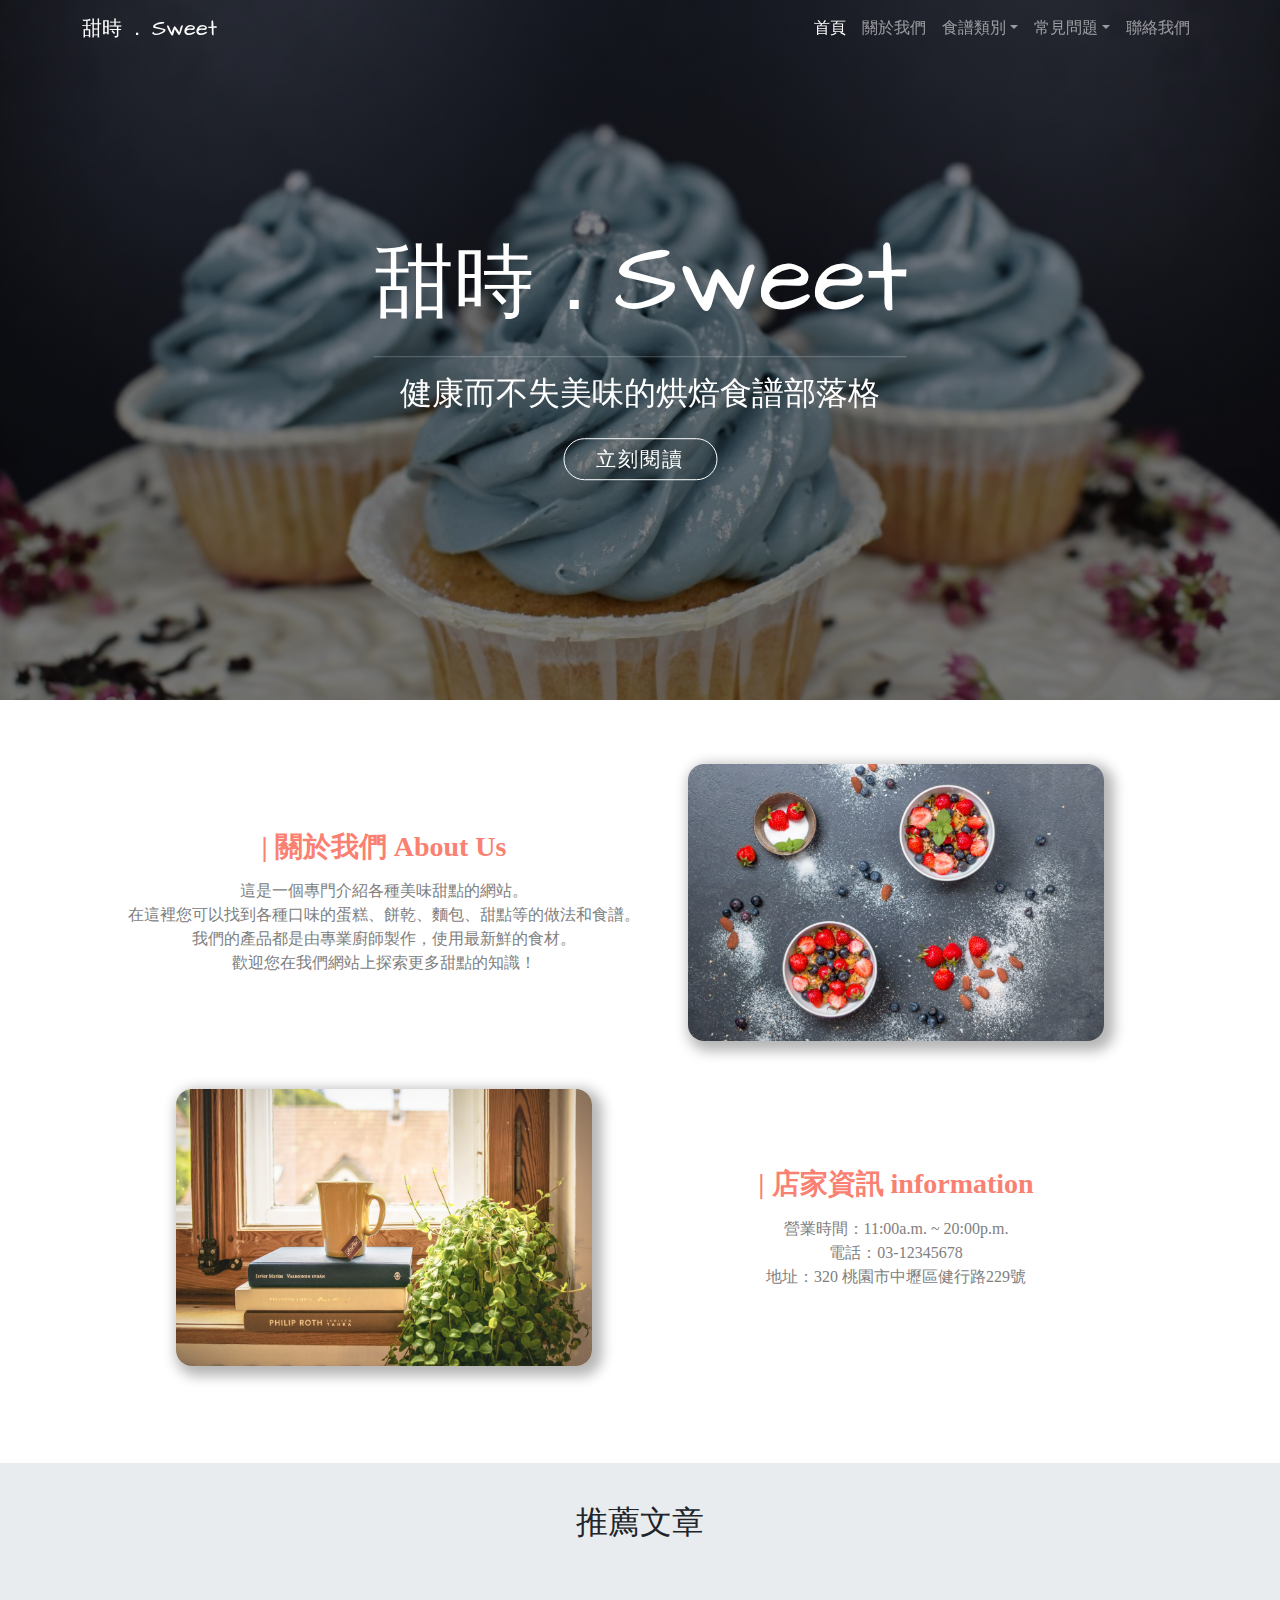
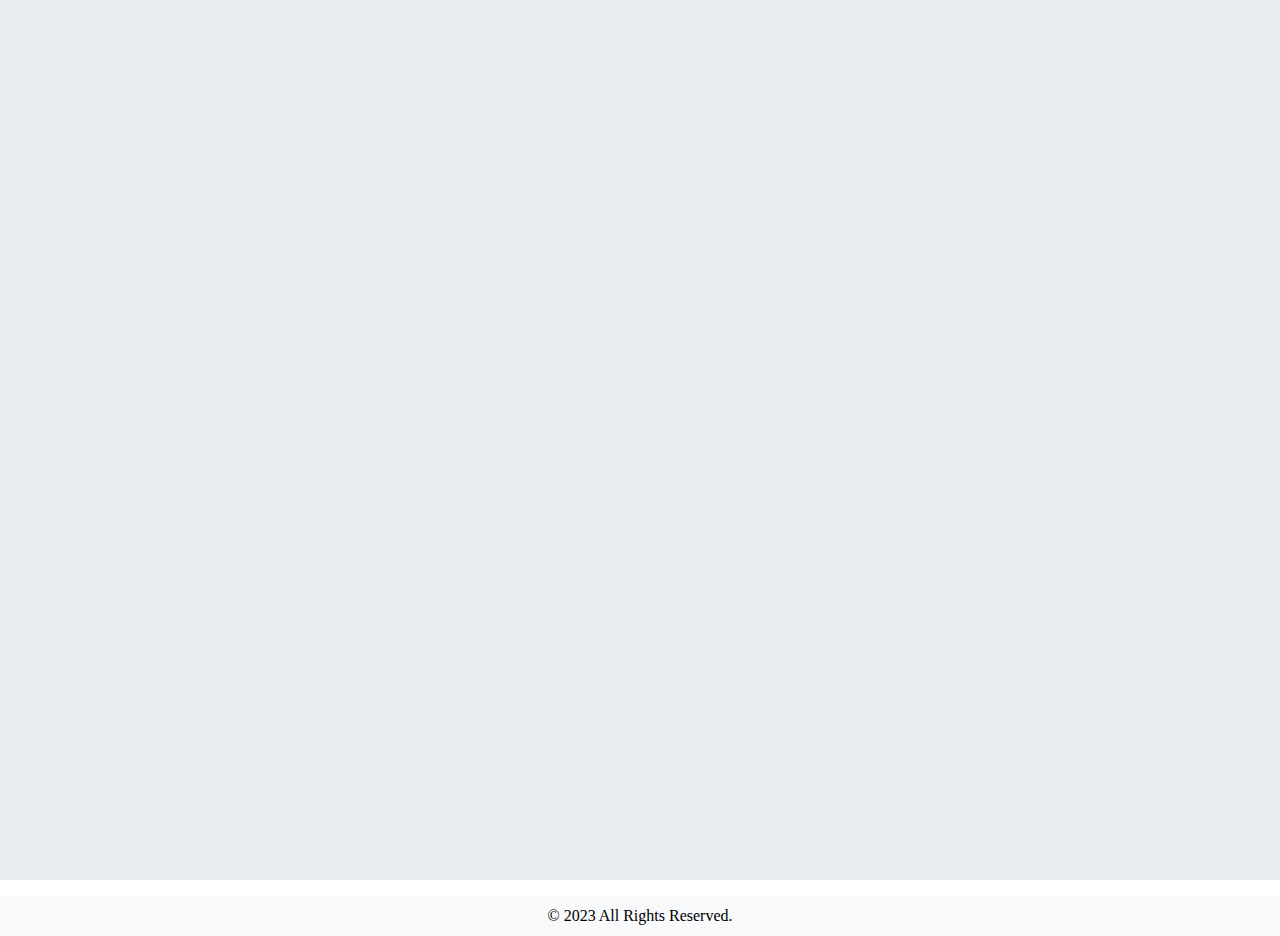
<file: index.html>
<!DOCTYPE html>
<html lang="en">

<head>
  <!-- Required meta tags -->
  <meta charset="utf-8" />
  <meta name="viewport" content="width=device-width, initial-scale=1" />

  <!-- Bootstrap CSS -->
  <link rel="stylesheet" type="text/css" href="css/bootstrap.css" />
  <link rel="stylesheet" type="text/css" href="css/index.css" />
  <!-- Bootstrap Font Icon CSS -->

  <title>甜 時 ． Sweet</title> <!-- 標題可自行更改@@ -->

  <link rel="preconnect" href="https://fonts.googleapis.com">
  <link rel="preconnect" href="https://fonts.gstatic.com" crossorigin>
  <link href="https://fonts.googleapis.com/css2?family=Architects+Daughter&display=swap" rel="stylesheet">

  <link href="https://unpkg.com/aos@2.3.1/dist/aos.css" rel="stylesheet">

</head>

<script>
  // 宣告index用來代表目前是第幾筆記錄，0表示第一筆
  // 共用的變數宣告在所有function之外
  var index = 0;
  var box = new Array('02', '03', '05', '06')

  console.log(box.length);


  function toHTML() {
    div_cont.innerHTML =
      `<div id="div_con" style="background-image: linear-gradient(rgba(0, 0, 0, 0.5),rgba(0, 0, 0, 0.5)), 
      url(./images/b_g/container` + box[index] + `.jpg); 
      height:700px; animation: fadein 2.5s;">
      <div id="carouselExampleFade" class="carousel slide carousel-fade" data-bs-ride="carousel">
      <div class="carousel-inner">
      <div class="carousel-item active">
      <div class="d-block>
      </div></div></div></div></div>`
  }

  window.onload = function () {
    toHTML();
    var timer = setInterval(fnNext, 3000);
  }

  //按上一篇鈕執行
  function fnPrev() {

    index--;
    if (index < 0) {
      index = 2;
    }
    toHTML()
  }

  //按下一篇鈕執行
  function fnNext() {
    index++;
    if (index >= box.length) {
      index = 0;
    }
    toHTML()
  }
</script>

<body>
  <header class="position-relative">
    <div id="div_cont"></div>
    <!-- navigation bar------------------------------------------------------------------------------- -->
    <!-- .navbar-expand-{sm|md|lg|xl}決定在哪個斷點以上就出現漢堡式選單 -->
    <!-- navbar-dark 文字顏色 .bg-dark 背景顏色 -->
    <nav class="navbar navbar-expand-lg navbar-dark fixed-top" id="mynav">
      <div class="container">
        <!-- .navbar-brand 左上LOGO位置 -->
        <a class="navbar-brand" href="index.html">甜時 ． <span class="h1">Sweet</span></a> <!-- 標題可自行更改@@ -->
        <!-- .navbar-toggler 漢堡式選單按鈕 -->
        <button class="navbar-toggler" type="button" data-bs-toggle="collapse" data-bs-target="#navbarNav"
          aria-controls="navbarNav" aria-expanded="false" aria-label="Toggle navigation">
          <span class="navbar-toggler-icon"></span>
        </button>

        <!-- .collapse.navbar-collapse 用於外層中斷點群組和隱藏導覽列內容 -->
        <!-- 選單項目&漢堡式折疊選單 -->
        <div class="collapse navbar-collapse" id="navbarNav">
          <ul class="navbar-nav ms-auto">
            <li class="nav-item">
              <a class="nav-link active" aria-current="page" href="index.html">首頁</a>
            </li>
            <li class="nav-item">
              <a class="nav-link" href="about.html">關於我們</a>
            </li>
            <li class="nav-item dropdown">
              <a class="nav-link dropdown-toggle" href="#" id="navbarDarkDropdownMenuLink" role="button"
                data-bs-toggle="dropdown" aria-expanded="false">食譜類別</a>
              <ul class="dropdown-menu dropdown-menu-light" aria-labelledby="navbarDarkDropdownMenuLink">
                <li>
                  <a class="dropdown-item" href="product-cake.html">蛋糕</a>
                </li>
                <li>
                  <a class="dropdown-item" href="product-cookie.html">餅乾</a>
                </li>
                <li>
                  <a class="dropdown-item" href="product-bread.html">麵包</a>
                <li>
                  <a class="dropdown-item" href="product-other.html">其它</a>
                </li>
              </ul>
            </li>
            <li class="nav-item dropdown">
              <a class="nav-link dropdown-toggle" href="#" id="navbarDarkDropdownMenuLink" role="button"
                data-bs-toggle="dropdown" aria-expanded="false">常見問題</a>
              <ul class="dropdown-menu dropdown-menu-light" aria-labelledby="navbarDarkDropdownMenuLink">
                <li>
                  <a class="dropdown-item" href="#">食材保存方式</a>
                </li>
                <li>
                  <a class="dropdown-item" href="#">成品保存期限</a>
                </li>
                <li>
                  <a class="dropdown-item" href="#">器具養護(模具)</a>
                </li>
              </ul>
            </li>
            <li class="nav-item">
              <a class="nav-link" href="about.html">聯絡我們</a>
            </li>

          </ul>
        </div>
      </div>
    </nav>

    <div class="position-absolute" style="top: 50%;left: 50%; translate:-50% -50%;" data-aos="zoom-in" data-aos-duration="2000">
      <div class="text-center text-white ">
        <!-- Preheading -->
        <!--<h6 class="text-xs text-white-75">
            <span class="text-primary">Café</span> / Restaurant
          </h6>-->

        <!-- Heading -->
        <h1 class="display-1 text-white mb-3">
          甜時．<span class="h1" style="font-size: 100px;">Sweet</span>
        </h1>
        <hr class="my-2" />

        <!-- Subheading -->
        <p class="text-center text-white-75 mb-7 pt-1">
          健康而不失美味的烘焙食譜部落格
        </p>

        <a role="button" class="btn btn-outline-small btn-lg" href="product-popular articles.html">
          立刻閱讀
        </a>
      </div>
    </div>
  </header>

  <div class="container-fluid mb-3 mx-0 px-0" id="index-content">
    <!-- 關於我們 -->
    <div class="row g-0 pt-5 mt-3" id="img-n-text">
      <div class="col-lg-6 align-self-center text-center">
        <h3 class="title my-3">| 關於我們 About Us</h3>
        <p class="text-grey">
          這是一個專門介紹各種美味甜點的網站。<br />在這裡您可以找到各種口味的蛋糕、餅乾、麵包、甜點等的做法和食譜。<br />我們的產品都是由專業廚師製作，使用最新鮮的食材。<br />歡迎您在我們網站上探索更多甜點的知識！
        </p>
      </div>
      <div class="col-lg-6 align-self-center px-5" data-aos="flip-left" data-aos-duration="1500">
        <img src="images/head/container01.jpg" class="img-fluid">
      </div>
    </div>
    <div class="row g-0 pt-5 mb-5 pb-5" id="img-n-text">
      <div class="col-lg-6 align-self-center text-center">
        <h3 class="title my-3">| 店家資訊 information</h3>
        <p class="text-grey">營業時間：11:00a.m. ~ 20:00p.m.<br />電話：03-12345678<br />地址：320 桃園市中壢區健行路229號
        </p>
      </div>
      <div class="col-lg-6 order-lg-first align-self-cente px-5" data-aos="flip-right" data-aos-duration="1500">
        <img src="images/head/container02.jpg" class="img-fluid">
      </div>
    </div>
    <!-- 推薦文章 -->
    <div class="row g-0" id="section-recommend">
      <div class="row g-0">
        <h2 class="text-center pb-3">推薦文章</h2>
        <!--<div class="col">
            <a href="product.html" class="btn btn-outline-primary float-end">所有文章</a>
          </div>-->
      </div>
      <!-- button -------------------------------->
      <div class="row g-0">
        <div class="col-lg mb-3" data-aos="fade-up" data-aos-duration="1000">
          <div class="col-lg mb-3 mx-1">
            <a role="button" class="card btn btn-outline" href="#">
              <img class="card-img-top" src="images/cake/cake01.jpg" alt="Card image cap" />
              <div class="card-body">
                <h4 class="card-title">鄉村檸檬乳酪塔
                </h4>
                <hr class="mt-2 mb-1" />
                <p class="card-text">
                  採用紐西蘭小鄉村濃郁的乳酪香味，搭配清涼檸檬口感是鄉村中最具影響力的一道甜點。
                </p>
              </div>
            </a>
          </div>
        </div>
        <div class="col-lg mb-3" data-aos="fade-up" data-aos-duration="1000">
          <div class="col-lg mb-3 mx-1">
            <a role="button" class="card btn btn-outline" href="#">
              <img class="card-img-top" src="images/cake/cake02.jpg" alt="Card image cap" />
              <div class="card-body">
                <h4 class="card-title">精緻手工巧克蛋糕
                </h4>
                <hr class="mt-2 mb-1" />
                <p class="card-text">
                  採用歐洲低筋麵粉純手工製作，搭配瑞士金典巧克力碎片，每一口都能被巧克力滋潤，令人著迷且充滿想像的奇幻空間。
                </p>
              </div>
            </a>
          </div>
        </div>
        <div class="col-lg mb-3" data-aos="fade-up" data-aos-duration="1000">
          <div class="col-lg mb-3 mx-1">
            <a role="button" class="card btn btn-outline" href="#">
              <img class="card-img-top" src="images/cake/cake03.jpg" alt="Card image cap" />
              <div class="card-body">
                <h4 class="card-title">低糖莓果乳酪蛋糕
                </h4>
                <hr class="mt-2 mb-1" />
                <p class="card-text">
                  每一口都吃得到草莓香氣，新鮮水果搭上生酮奶油，讓你享受甜點的同時也能兼具營養攝取！搭配乳酪口感是最具乳香的一道甜點。
                </p>
              </div>
            </a>
          </div>
        </div>
      </div>
      <div class="row g-0">
        <div class="col-lg mb-3" data-aos="fade-up" data-aos-duration="1000">
          <div class="col-lg mb-3 mx-1">
            <a role="button" class="card btn btn-outline" href="#">
              <img class="card-img-top" src="images/cake/cake04.jpg" alt="Card image cap" />
              <div class="card-body">
                <h4 class="card-title">小藍莓慕斯蛋糕
                </h4>
                <hr class="mt-2 mb-1" />
                <p class="card-text">
                  採用南美洲新鮮藍莓的飽滿多汁，甘甜可口，含有豐富的花青素且富含纖維素，最具健康的一道甜點。
                </p>
              </div>
            </a>
          </div>
        </div>
        <div class="col-lg mb-3" data-aos="fade-up" data-aos-duration="1000">
          <div class="col-lg mb-3 mx-1">
            <a role="button" class="card btn btn-outline" href="#">
              <img class="card-img-top" src="images/cake/cake05.jpg" alt="Card image cap" />
              <div class="card-body">
                <h4 class="card-title">重乳酪蛋糕</h4>
                <hr class="mt-2 mb-1" />
                <p class="card-text">
                  採用南美洲智利新鮮草莓的鮮紅多汁，質地柔軟，酸甜適中，氣味芳香，含有豐富的維生素C，最佳健康的美味甜點。
                </p>
              </div>
            </a>
          </div>
        </div>
        <div class="col-lg mb-3" data-aos="fade-up" data-aos-duration="1000">
          <div class="col-lg mb-3 mx-1">
            <a role="button" class="card btn btn-outline" href="#">
              <img class="card-img-top" src="images/cake/cake06.jpg" alt="Card image cap" />
              <div class="card-body">
                <h4 class="card-title">紅色天鵝絨蛋糕</h4>
                <hr class="mt-2 mb-1" />
                <p class="card-text">
                  為一種深紅色或咖啡色的巧克力蛋糕，在美國南部最普遍，是最佳聖誕節或情人節青睞的蛋糕。
                </p>
              </div>
            </a>
          </div>
        </div>
      </div>
      <!-- https://stackoverflow.com/questions/42388989/bootstrap-center-vertical-and-horizontal-alignment -->
      <div class="row g-0 pt-1 fs-4 text-center">
        <div class="col">
          <a href="product.html">
            <!--<i class="bi bi-chevron-double-down"></i>-->
            <i class="bi bi-chevron-compact-down"></i>
          </a>
        </div>
      </div>
    </div>


  </div>
  <!-- Optional JavaScript -->
  <!-- 參考資料:https://www.youtube.com/watch?v=z70GTU3p72I -->

  <footer class="text-center bg-light text-black py-2">
    © 2023 All Rights Reserved.
  </footer>

  <script>
    const navEl = document.querySelector('.navbar');

    window.addEventListener('scroll', () => {
      if (window.scrollY > 0) {
        navEl.classList.add('navbar-light');
        navEl.classList.remove('navbar-dark');
      } else if (window.scrollY == 0) {
        navEl.classList.add('navbar-dark');
        navEl.classList.remove('navbar-light');
      }
    })
  </script>
  <!--<script>
      /*var drop = document.getElementsByClassName("dropdown");
      for(i in drop){
        drop[i].addEventListener('mouseover', ()=> {
          drop[i].classList.add('show');
          drop.getelement
        });
        drop[i].addEventListener('mouseout', ()=> {
          drop[i].classList.remove('show');
        });
      }*/
      var targetDiv = document.getElementById("navy").getElementsByClassName("dropdown");
      for (var i = 0; i < targetDiv.length; i++) {
        targetDiv[i].addEventListener('mouseover', ()=> {
          targetDiv[i].classList.add('show');
        });
        targetDiv[i].addEventListener('mouseout', ()=> {
          targetDiv[i].classList.remove('show');
        });
      }
    </script>-->
  <script src="js/bootstrap.js"></script>
  <script src="https://unpkg.com/aos@2.3.1/dist/aos.js"></script>
  <script>
    AOS.init();
  </script>

</body>

</html>
</file>
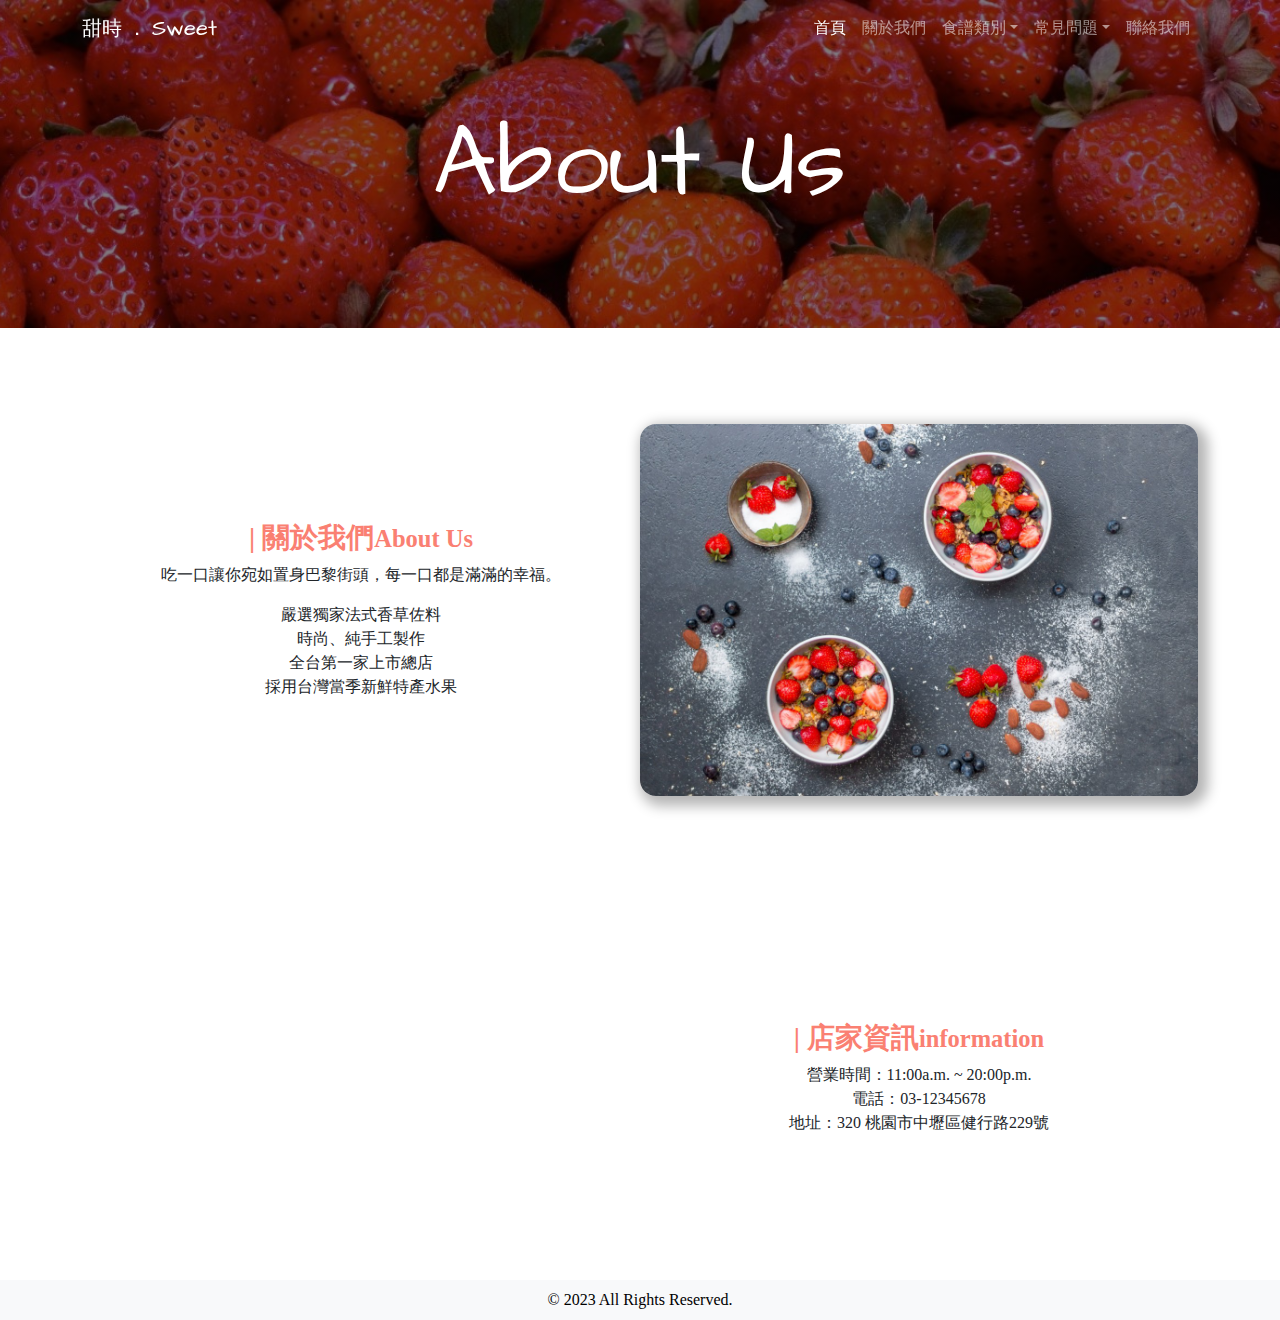
<file: about.html>
<!DOCTYPE html>
<html lang="en">

<head>
  <meta charset="utf-8" />
  <meta name="viewport" content="width=device-width, initial-scale=1" />

  <link rel="stylesheet" type="text/css" href="css/bootstrap.css" />
  <link rel="stylesheet" type="text/css" href="css/about.css" />


  <link rel="preconnect" href="https://fonts.googleapis.com">
  <link rel="preconnect" href="https://fonts.gstatic.com" crossorigin>
  <link href="https://fonts.googleapis.com/css2?family=Architects+Daughter&display=swap" rel="stylesheet">
  <link href="https://unpkg.com/aos@2.3.1/dist/aos.css" rel="stylesheet">

  <title>關於我們</title>
</head>

<body>
  <!-- 頂端的導覽列 -->
  <header>
    <nav class="navbar navbar-expand-lg navbar-dark fixed-top" id="mynav">
      <div class="container">
        <a class="navbar-brand" href="index.html">甜時 ． <span class="h1">Sweet</span></a> <!-- 標題可自行更改@@ -->
        <button class="navbar-toggler" type="button" data-bs-toggle="collapse" data-bs-target="#navbarNav"
          aria-controls="navbarNav" aria-expanded="false" aria-label="Toggle navigation">
          <span class="navbar-toggler-icon"></span>
        </button>

        <div class="collapse navbar-collapse" id="navbarNav">
          <ul class="navbar-nav ms-auto">
            <li class="nav-item">
              <a class="nav-link active" aria-current="page" href="index.html">首頁</a>
            </li>
            <li class="nav-item">
              <a class="nav-link" href="about.html">關於我們</a>
            </li>
            <li class="nav-item dropdown">
              <a class="nav-link dropdown-toggle" href="#" id="navbarDarkDropdownMenuLink" role="button"
                data-bs-toggle="dropdown" aria-expanded="false">食譜類別</a>
              <ul class="dropdown-menu dropdown-menu-light" aria-labelledby="navbarDarkDropdownMenuLink">
                <li>
                  <a class="dropdown-item" href="product-cake.html">蛋糕</a>
                </li>
                <li>
                  <a class="dropdown-item" href="product-cookie.html">餅乾</a>
                </li>
                <li>
                  <a class="dropdown-item" href="product-bread.html">麵包</a>
                <li>
                  <a class="dropdown-item" href="product-bread.html">其它</a>
                </li>
              </ul>
            </li>
            <li class="nav-item dropdown">
              <a class="nav-link dropdown-toggle" href="#" id="navbarDarkDropdownMenuLink" role="button"
                data-bs-toggle="dropdown" aria-expanded="false">常見問題</a>
              <ul class="dropdown-menu dropdown-menu-light" aria-labelledby="navbarDarkDropdownMenuLink">
                <li>
                  <a class="dropdown-item" href="#">食材保存方式</a>
                </li>
                <li>
                  <a class="dropdown-item" href="#">成品保存期限</a>
                </li>
                <li>
                  <a class="dropdown-item" href="#">器具養護(模具)</a>
                </li>
              </ul>
            </li>
            <li class="nav-item">
              <a class="nav-link" href="about.html">聯絡我們</a>
            </li>
          </ul>
        </div>
      </div>
    </nav>
    <div class="row g-0 justify-content-center align-items-center text">
      <div class="col-lg-5 text-center text-white p-2">
        <!-- Heading -->
        <h1 class="display-2 text-white my-5 py-5">
          <span class="h1" style="font-size:100px;">About Us</span>
        </h1>
      </div>
    </div>
  </header>

  <!-- 最上面的長條圖片 -->
  <!--<div id="banner"></div>-->

  <!-- 裝有底下的版面 -->
  <div class="container mb-3">
    <div class="row g-0" id="section-B">
      <div class="col-lg align-self-center text-center">
        <h3 class="title mt-3">| 關於我們<small>About Us</small></h3>
        <p> 吃一口讓你宛如置身巴黎街頭，每一口都是滿滿的幸福。</p>
        <p> 嚴選獨家法式香草佐料<br /> 時尚、純手工製作<br /> 全台第一家上市總店<br /> 採用台灣當季新鮮特產水果</p>
      </div>
      <div class="col-lg" data-aos="flip-left" data-aos-duration="1000">
        <img src="images/head/container01.jpg" class="img-fluid">
      </div>
    </div>
    <div class="row g-0" id="section-B">
      <div class="col-lg align-self-center text-center">
        <h3 class="title mt-3">| 店家資訊<small>information</small></h3>
        <p>營業時間：11:00a.m. ~ 20:00p.m.<br />電話：03-12345678<br />地址：320 桃園市中壢區健行路229號
        </p>
      </div>
      <div class="col-lg order-lg-first" data-aos="flip-left" data-aos-duration="1000">
        <img src="images/head/container02.jpg" class="img-fluid">
      </div>
    </div>
  </div>

  <!-- 最底下的資訊 -->
  <footer class="text-center bg-light text-black py-2">
    © 2023 All Rights Reserved.
  </footer>



  <script>
    const navEl = document.querySelector('.navbar');

    window.addEventListener('scroll', () => {
      if (window.scrollY > 0) {
        navEl.classList.add('navbar-light');
        navEl.classList.remove('navbar-dark');
      } else if (window.scrollY == 0) {
        navEl.classList.add('navbar-dark');
        navEl.classList.remove('navbar-light');
      }
    })
  </script>
  <!-- Optional JavaScript -->
  <script src="js/bootstrap.js"></script>
  <script src="https://unpkg.com/aos@2.3.1/dist/aos.js"></script>
  <script>
    AOS.init();
  </script>

</body>

</html>
</file>
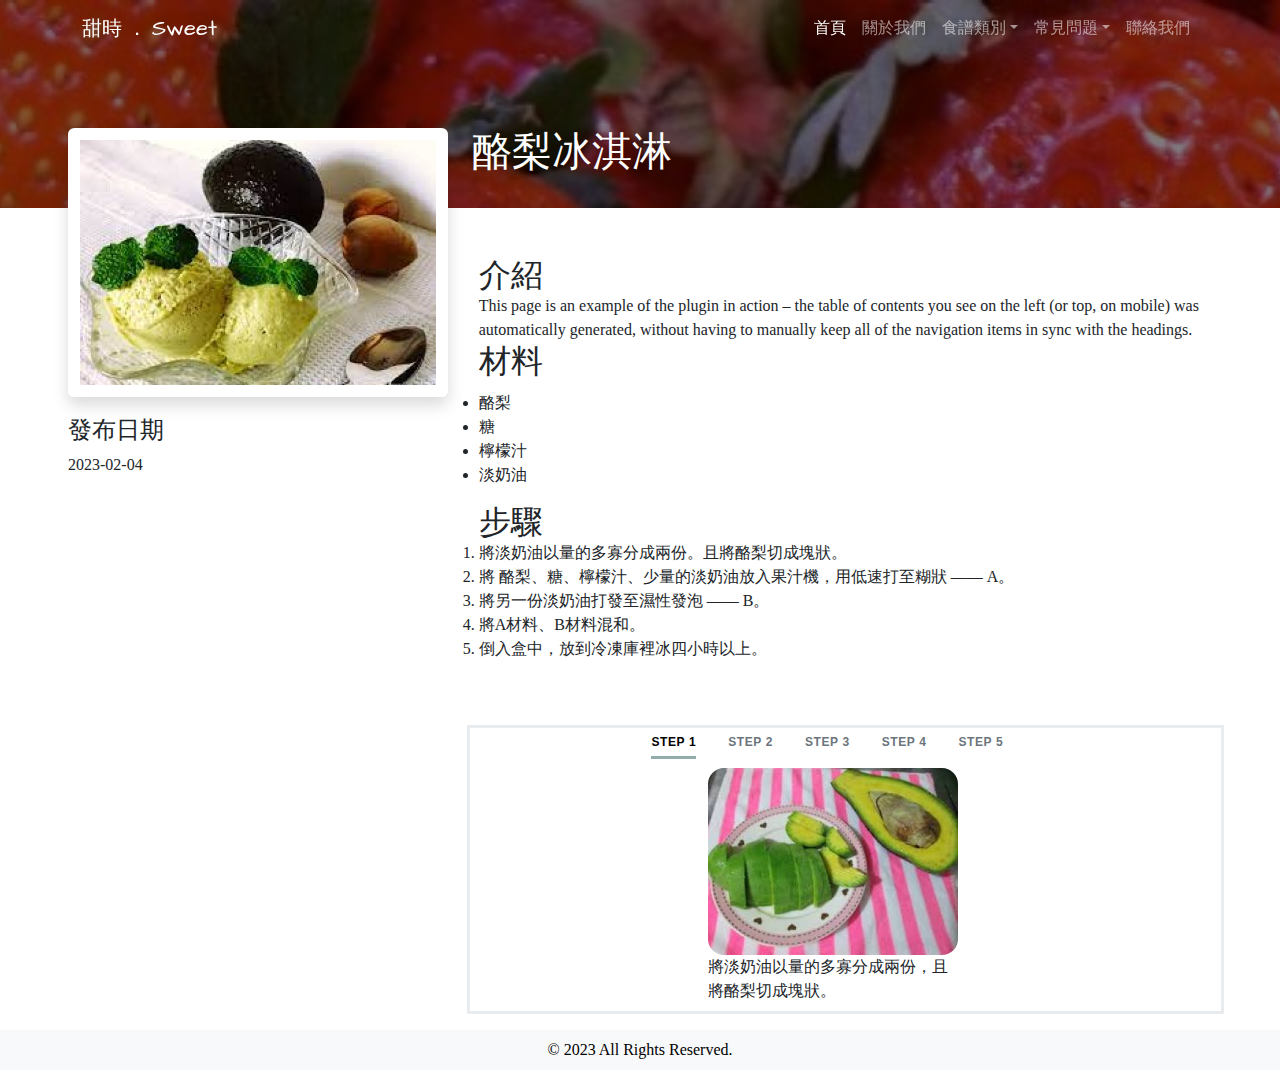
<file: detail.html>
<!DOCTYPE html>
<html lang="en">

<head>
  <!-- Required meta tags -->
  <meta charset="utf-8" />
  <meta name="viewport" content="width=device-width, initial-scale=1" />

  <!-- Bootstrap CSS -->
  <link rel="stylesheet" type="text/css" href="css/bootstrap.css" />
  <link rel="stylesheet" type="text/css" href="css/detail.css" />
  <!-- Bootstrap Font Icon CSS -->

  <link rel="preconnect" href="https://fonts.googleapis.com">
  <link rel="preconnect" href="https://fonts.gstatic.com" crossorigin>
  <link href="https://fonts.googleapis.com/css2?family=Architects+Daughter&display=swap" rel="stylesheet">
  <link href="https://unpkg.com/aos@2.3.1/dist/aos.css" rel="stylesheet">

  <title>甜 時 ． Sweet</title> <!-- 標題可自行更改@@ -->
</head>

<body>
  <header>
    <nav class="navbar navbar-expand-lg navbar-dark fixed-top" id="mynav">
      <div class="container">
        <a class="navbar-brand" href="index.html">甜時 ． <span class="h1">Sweet</span></a> <!-- 標題可自行更改@@ -->
        <button class="navbar-toggler" type="button" data-bs-toggle="collapse" data-bs-target="#navbarNav"
          aria-controls="navbarNav" aria-expanded="false" aria-label="Toggle navigation">
          <span class="navbar-toggler-icon"></span>
        </button>

        <div class="collapse navbar-collapse" id="navbarNav">
          <ul class="navbar-nav ms-auto">
            <li class="nav-item">
              <a class="nav-link active" aria-current="page" href="index.html">首頁</a>
            </li>
            <li class="nav-item">
              <a class="nav-link" href="about.html">關於我們</a>
            </li>
            <li class="nav-item dropdown">
              <a class="nav-link dropdown-toggle" href="#" id="navbarDarkDropdownMenuLink" role="button"
                data-bs-toggle="dropdown" aria-expanded="false">食譜類別</a>
              <ul class="dropdown-menu dropdown-menu-light" aria-labelledby="navbarDarkDropdownMenuLink">
                <li>
                  <a class="dropdown-item" href="product-cake.html">蛋糕</a>
                </li>
                <li>
                  <a class="dropdown-item" href="product-cookie.html">餅乾</a>
                </li>
                <li>
                  <a class="dropdown-item" href="product-bread.html">麵包</a>
                <li>
                  <a class="dropdown-item" href="product-bread.html">其它</a>
                </li>
              </ul>
            </li>
            <li class="nav-item dropdown">
              <a class="nav-link dropdown-toggle" href="#" id="navbarDarkDropdownMenuLink" role="button"
                data-bs-toggle="dropdown" aria-expanded="false">常見問題</a>
              <ul class="dropdown-menu dropdown-menu-light" aria-labelledby="navbarDarkDropdownMenuLink">
                <li>
                  <a class="dropdown-item" href="#">食材保存方式</a>
                </li>
                <li>
                  <a class="dropdown-item" href="#">成品保存期限</a>
                </li>
                <li>
                  <a class="dropdown-item" href="#">器具養護(模具)</a>
                </li>
              </ul>
            </li>
            <li class="nav-item">
              <a class="nav-link" href="about.html">聯絡我們</a>
            </li>
          </ul>
        </div>
      </div>
    </nav>
    <div class="container blur-cover-block-up" style="margin:0 3rem 0 3rem; padding-top:8rem;">
      <div class="row g-0 text-white">
        <div class="col-md-4 mx-2">
          <!--<div class="border-block p-2 mb-3">
              <div class="cover-block">
                <img src="images/cake01.jpg" class="img-fluid">
              </div>
            </div>-->
          <img src="images/avocado/5-5.jpg" class="img-fluid border-block shadow">
          <br>
        </div>
        <div class="col px-2 mx-3">
          <h1>酪梨冰淇淋</h1>
          <br>
          <!--  <p>張小美</p>
                <h4>難易度</h4> -->
        </div>
      </div>
    </div>
  </header>

  <div class="container-fluid mb-3 mx-0 px-0">
    <!-- 關於我們 -->
    <div class="row" style="margin:3rem 3rem 0 3rem;">
      <div class="col-md-4 mx-2" id="table-of-content">
        <h4>發布日期</h4>
        <p>2023-02-04</p>
      </div>
      <div class="col mx-2" id="content">
        <div class="row">
          <h2>介紹</h2>
          <p>This page is an example of the plugin in action – the table of contents you see on the left (or top, on
            mobile) was automatically generated, without having to manually keep all of the navigation items in sync
            with the headings.</p>
          <h2>材料</h2>
          <ul style="margin-top: 10px;">
            <li>酪梨</li>
            <li>糖</li>
            <li>檸檬汁</li>
            <li>淡奶油</li>
          </ul>
          <h2>步驟</h2>
          <ol>
            <li>將淡奶油以量的多寡分成兩份。且將酪梨切成塊狀。</li>
            <li>將 酪梨、糖、檸檬汁、少量的淡奶油放入果汁機，用低速打至糊狀 —— A。</li>
            <li>將另一份淡奶油打發至濕性發泡 —— B。</li>
            <li>將A材料、B材料混和。</li>
            <li>倒入盒中，放到冷凍庫裡冰四小時以上。</li>
          </ol>
        </div>

        <div class="row mt-5" id="img-steps">
          <div class="row">
            <div class="nav justify-content-center mb-1" id="img-nav" role="tablist">
              <a class="img-nav-link active" id="mainsTab" data-bs-toggle="tab" href="#step-1" role="tab"
                aria-controls="step-1" aria-selected="true">
                Step 1
              </a>
              <a class="img-nav-link" id="lunchTab" data-bs-toggle="tab" href="#step-2" role="tab"
                aria-controls="step-2" aria-selected="false">
                Step 2
              </a>
              <a class="img-nav-link" id="dinnerTab" data-bs-toggle="tab" href="#step-3" role="tab"
                aria-controls="step-3" aria-selected="false">
                Step 3
              </a>
              <a class="img-nav-link" id="drinksTab" data-bs-toggle="tab" href="#step-4" role="tab"
                aria-controls="step-4" aria-selected="false">
                Step 4
              </a>
              <a class="img-nav-link" id="drinksTab" data-bs-toggle="tab" href="#step-5" role="tab"
                aria-controls="step-5" aria-selected="false">
                Step 5
              </a>
            </div>
          </div>
          <div class="row my-2 detail_p">
            <div class="col-12">
              <div class="tab-content d-flex justify-content-center">

                <div class="tab-pane fade active show" id="step-1" role="tabpanel" aria-labelledby="step-1">
                  <img src="images/avocado/5-1.jpg" width="250" height="200" class="img-fluid">
                  <p>將淡奶油以量的多寡分成兩份，且將酪梨切成塊狀。</p>
                </div>

                <div class="tab-pane fade" id="step-2" role="tabpanel" aria-labelledby="step-2">
                  <img src="images/avocado/5-2.jpg" width="250" height="200" class="img-fluid">
                  <p>將 酪梨、糖、檸檬汁、少量的淡奶油放入果汁機，用低速打至糊狀 —— A。</p>
                </div>

                <div class="tab-pane fade" id="step-3" role="tabpanel" aria-labelledby="step-3">
                  <img src="images/avocado/5-3.jpg" width="250" height="200" class="img-fluid">
                  <p>將另一份淡奶油打發至濕性發泡 —— B。</p>
                </div>

                <div class="tab-pane fade" id="step-4" role="tabpanel" aria-labelledby="step-4">
                  <img src="images/avocado/5-4.jpg" width="250" height="200" class="img-fluid">
                  <p>將A材料、B材料混和。</p>
                </div>

                <div class="tab-pane fade" id="step-5" role="tabpanel" aria-labelledby="step-5">
                  <img src="images/avocado/5-6.jpg" width="250" height="200" class="img-fluid">
                  <p>倒入盒中，放到冷凍庫裡冰四小時以上即完成。</p>
                </div>

              </div>
            </div>
          </div>

        </div>


      </div>
    </div>

  </div>
  <!-- Optional JavaScript -->
  <!-- 參考資料:https://www.youtube.com/watch?v=z70GTU3p72I -->

  <footer class="text-center bg-light text-black py-2">
    © 2023 All Rights Reserved.
  </footer>

  <script>
    const navEl = document.querySelector('.navbar');

    window.addEventListener('scroll', () => {
      if (window.scrollY > 0) {
        navEl.classList.add('navbar-light');
        navEl.classList.remove('navbar-dark');
      } else if (window.scrollY == 0) {
        navEl.classList.add('navbar-dark');
        navEl.classList.remove('navbar-light');
      }
    })
  </script>

  <script src="js/bootstrap.js"></script>
  <script src="https://unpkg.com/aos@2.3.1/dist/aos.js"></script>
  <script>
    AOS.init();
  </script>

</body>

</html>
</file>
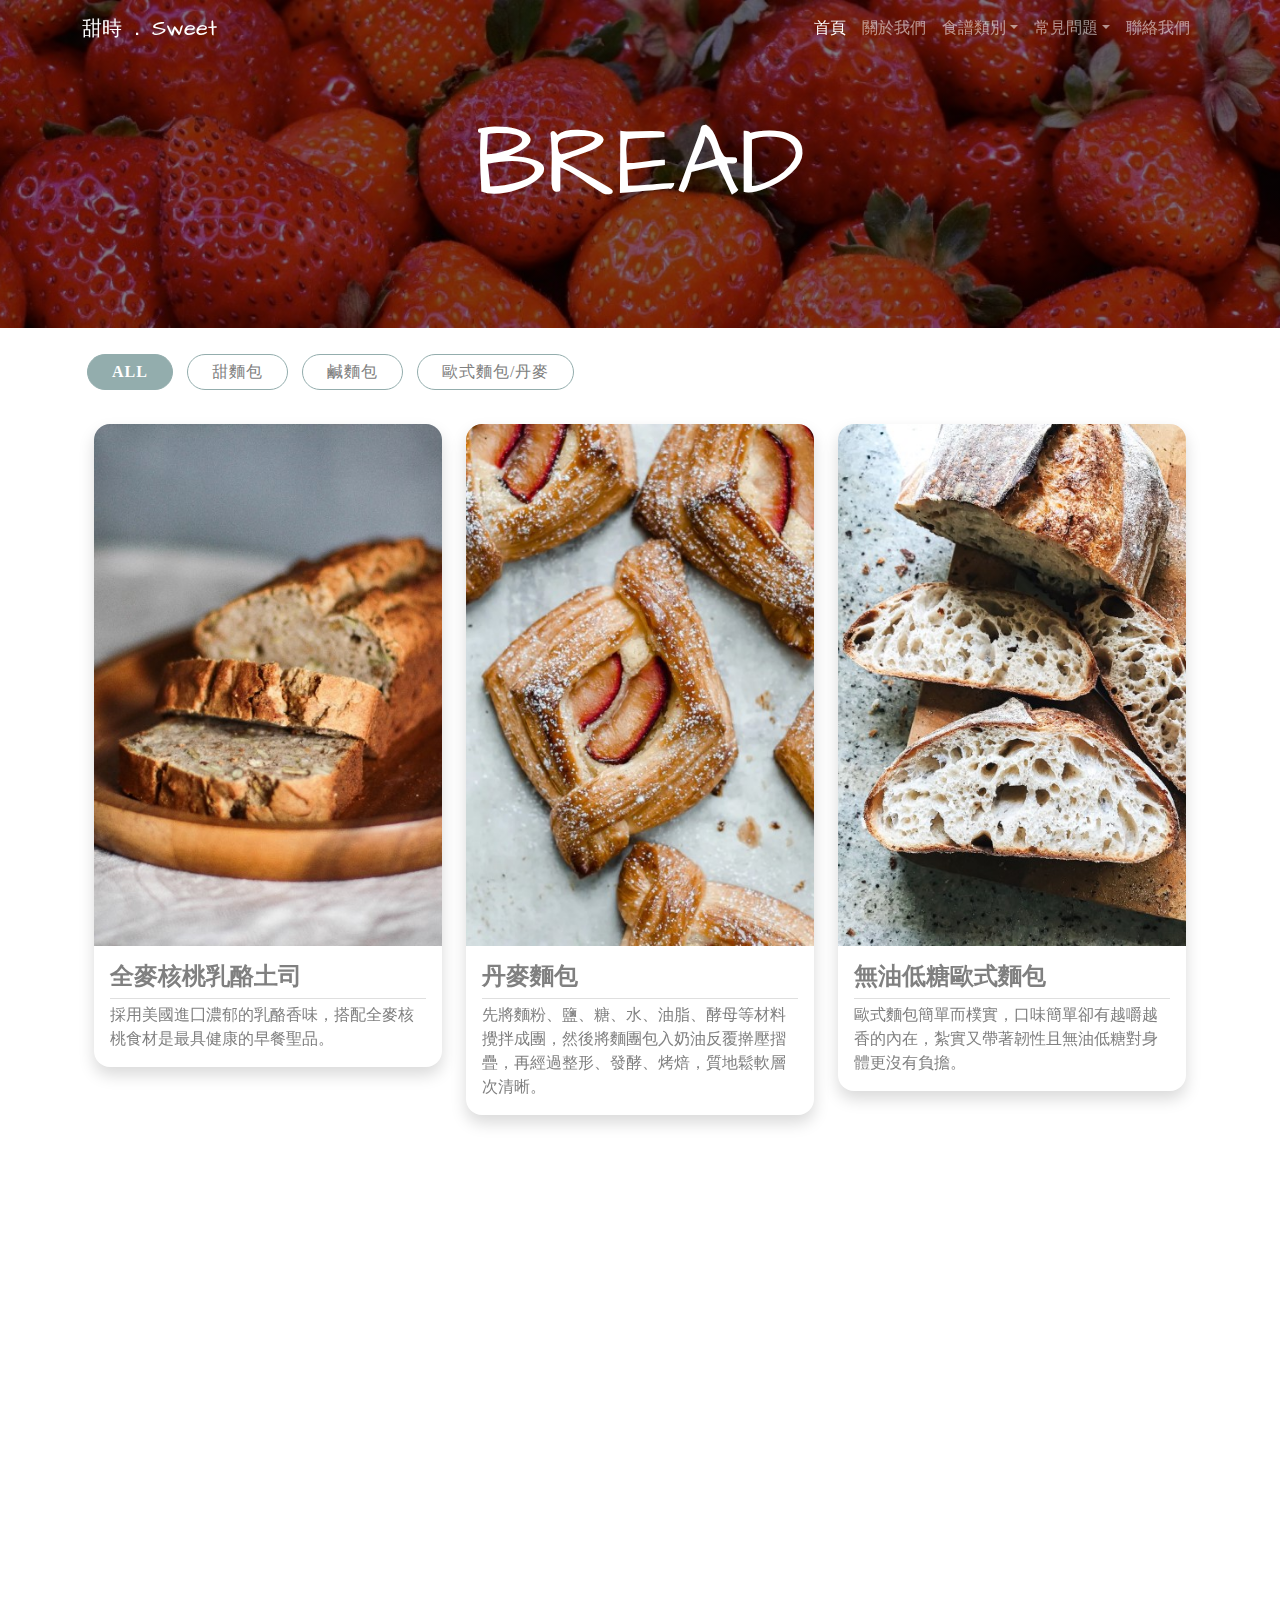
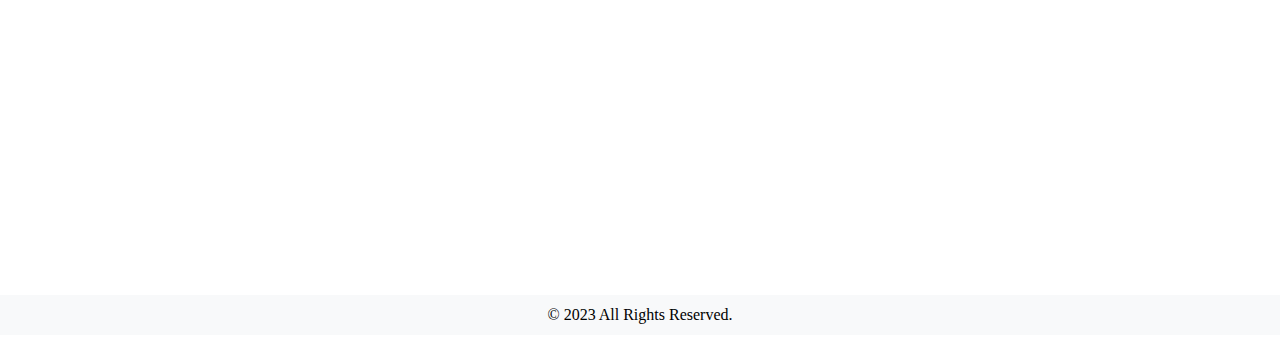
<file: product-bread.html>
<!DOCTYPE html>
<html lang="en">

<head>
  <!-- Required meta tags -->
  <meta charset="utf-8" />
  <meta name="viewport" content="width=device-width, initial-scale=1" />
  <!-- Bootstrap CSS -->
  <link rel="stylesheet" type="text/css" href="css/bootstrap.css" />
  <link rel="stylesheet" type="text/css" href="css/product.css" />
  <title>產品介紹</title>

  <link rel="preconnect" href="https://fonts.googleapis.com">
  <link rel="preconnect" href="https://fonts.gstatic.com" crossorigin>
  <link href="https://fonts.googleapis.com/css2?family=Architects+Daughter&display=swap" rel="stylesheet">

  <link href="https://unpkg.com/aos@2.3.1/dist/aos.css" rel="stylesheet">

</head>

<body>
  <header>
    <nav class="navbar navbar-expand-lg navbar-dark fixed-top" id="mynav">
      <div class="container">
        <!-- .navbar-brand 左上LOGO位置 -->
        <a class="navbar-brand" href="index.html">甜時 ． <span class="h1">Sweet</span></a> <!-- 標題可自行更改@@ -->
        <!-- .navbar-toggler 漢堡式選單按鈕 -->
        <button class="navbar-toggler" type="button" data-bs-toggle="collapse" data-bs-target="#navbarNav"
          aria-controls="navbarNav" aria-expanded="false" aria-label="Toggle navigation">
          <span class="navbar-toggler-icon"></span>
        </button>

        <!-- .collapse.navbar-collapse 用於外層中斷點群組和隱藏導覽列內容 -->
        <!-- 選單項目&漢堡式折疊選單 -->
        <div class="collapse navbar-collapse" id="navbarNav">
          <ul class="navbar-nav ms-auto">
            <li class="nav-item">
              <a class="nav-link active" aria-current="page" href="index.html">首頁</a>
            </li>
            <li class="nav-item">
              <a class="nav-link" href="about.html">關於我們</a>
            </li>
            <li class="nav-item dropdown">
              <a class="nav-link dropdown-toggle" href="#" id="navbarDarkDropdownMenuLink" role="button"
                data-bs-toggle="dropdown" aria-expanded="false">食譜類別</a>
              <ul class="dropdown-menu dropdown-menu-light" aria-labelledby="navbarDarkDropdownMenuLink">
                <li>
                  <a class="dropdown-item" href="product-cake.html">蛋糕</a>
                </li>
                <li>
                  <a class="dropdown-item" href="product-cookie.html">餅乾</a>
                </li>
                <li>
                  <a class="dropdown-item" href="product-bread.html">麵包</a>
                <li>
                  <a class="dropdown-item" href="product-other.html">其它</a>
                </li>
              </ul>
            </li>
            <li class="nav-item dropdown">
              <a class="nav-link dropdown-toggle" href="#" id="navbarDarkDropdownMenuLink" role="button"
                data-bs-toggle="dropdown" aria-expanded="false">常見問題</a>
              <ul class="dropdown-menu dropdown-menu-light" aria-labelledby="navbarDarkDropdownMenuLink">
                <li>
                  <a class="dropdown-item" href="#">食材保存方式</a>
                </li>
                <li>
                  <a class="dropdown-item" href="#">成品保存期限</a>
                </li>
                <li>
                  <a class="dropdown-item" href="#">器具養護(模具)</a>
                </li>
              </ul>
            </li>
            <li class="nav-item">
              <a class="nav-link" href="about.html">聯絡我們</a>
            </li>

          </ul>
        </div>
      </div>
    </nav>

    <div class="row g-0 justify-content-center align-items-center text">
      <div class="col-lg-5 text-center text-white p-2">
        <!-- Heading -->
        <h1 class="display-2 text-white my-5 py-5">
          <span class="h1" style="font-size:100px;">BREAD</span>
        </h1>
      </div>
    </div>
  </header>

  <div class="container my-3">
    <div class="d-grid gap-2 d-md-block mb-3">
      <a role="button" class="btn btn-outline-small active" href="product-bread.html">
        ALL
      </a>
      <a role="button" class="btn btn-outline-small" href="product-bread.html">
        甜麵包
      </a>
      <a role="button" class="btn btn-outline-small" href="product-bread.html">
        鹹麵包
      </a>
      <a role="button" class="btn btn-outline-small" href="product-bread.html">
        歐式麵包/丹麥
      </a>
    </div>
    <!-- product -->
    <div class="row g-0">
      <div class="col-lg mb-3" data-aos="fade-up" data-aos-duration="1000">
        <div class="col-lg mb-3 mx-1">
          <a role="button" class="card btn btn-outline shadow" href="#">
            <img class="card-img-top" src="images/bread/bread01.jpg" alt="Card image cap" />
            <div class="card-body">
              <h4 class="card-title">全麥核桃乳酪土司</h5>
                <hr class="mt-2 mb-1" />
                <p class="card-text">
                  採用美國進囗濃郁的乳酪香味，搭配全麥核桃食材是最具健康的早餐聖品。
                </p>
            </div>
          </a>
        </div>
      </div>
      <div class="col-lg mb-3" data-aos="fade-up" data-aos-duration="1000">
        <div class="col-lg mb-3 mx-1">
          <a role="button" class="card btn btn-outline shadow" href="#">
            <img class="card-img-top" src="images/bread/bread02.jpg" alt="Card image cap" />
            <div class="card-body">
              <h4 class="card-title">丹麥麵包</h5>
                <hr class="mt-2 mb-1" />
                <p class="card-text">
                  先將麵粉、鹽、糖、水、油脂、酵母等材料攪拌成團，然後將麵團包入奶油反覆擀壓摺疊，再經過整形、發酵、烤焙，質地鬆軟層次清晰。
                </p>
            </div>
          </a>
        </div>
      </div>
      <div class="col-lg mb-3" data-aos="fade-up" data-aos-duration="1000">
        <div class="col-lg mb-3 mx-1">
          <a role="button" class="card btn btn-outline shadow" href="#">
            <img class="card-img-top" src="images/bread/bread03.jpg" alt="Card image cap" />
            <div class="card-body">
              <h4 class="card-title">無油低糖歐式麵包</h5>
                <hr class="mt-2 mb-1" />
                <p class="card-text">
                  歐式麵包簡單而樸實，口味簡單卻有越嚼越香的內在，紮實又帶著韌性且無油低糖對身體更沒有負擔。
                </p>
            </div>
          </a>
        </div>
      </div>
    </div>
    <!-- button -------------------------------->
    <div class="row g-0">
      <div class="col-lg mb-3" data-aos="fade-up" data-aos-duration="1000">
        <div class="col-lg mb-3 mx-1">
          <a role="button" class="card btn btn-outline shadow" href="#">
            <img class="card-img-top" src="images/bread/bread04.jpg" alt="Card image cap" />
            <div class="card-body">
              <h4 class="card-title">原味混麥法國麵包</h5>
                <hr class="mt-2 mb-1" />
                <p class="card-text">
                  原味混麥酸種麵包是使用了三種麵粉以混麥的方式，用法國進口無添加麵粉混黑麥麵粉混全麥麵粉做出的，是追求養生與健康的另一種主食選擇！
                </p>
            </div>
          </a>
        </div>
      </div>
      <div class="col-lg mb-3" data-aos="fade-up" data-aos-duration="1000">
        <div class="col-lg mb-3 mx-1">
          <a role="button" class="card btn btn-outline shadow" href="#">
            <img class="card-img-top" src="images/bread/bread05.jpg" alt="Card image cap" />
            <div class="card-body">
              <h4 class="card-title">可頌麵包</h5>
                <hr class="mt-2 mb-1" />
                <p class="card-text">
                  採用紐西蘭進口香醇奶油，一口咬下，就像吃掉敵人一樣大快人心，croissant加上一杯溫暖的牛奶，現今早已成為法國人最典型的早餐形式。
                </p>
            </div>
          </a>
        </div>
      </div>
      <div class="col-lg mb-3" data-aos="fade-up" data-aos-duration="1000">
        <div class="col-lg mb-3 mx-1">
          <a role="button" class="card btn btn-outline shadow" href="#">
            <img class="card-img-top" src="images/bread/bread06.jpg" alt="Card image cap" />
            <div class="card-body">
              <h4 class="card-title">菲律賓麵包</h5>
                <hr class="mt-2 mb-1" />
                <p class="card-text">
                  原始來自西班牙，是一種柔軟帶鹹味和奶油香的麵包，不過在菲律賓的口味則是偏甜味，調整了一下糖的用量，不過柔軟口感及麵包香氣真的很棒喔！
                </p>
            </div>
          </a>
        </div>
      </div>

    </div>
  </div>

  <footer class="text-center bg-light text-black py-2">
    © 2023 All Rights Reserved.
  </footer>


  <script>
    const navEl = document.querySelector('.navbar');

    window.addEventListener('scroll', () => {
      if (window.scrollY > 0) {
        navEl.classList.add('navbar-light');
        navEl.classList.remove('navbar-dark');
      } else if (window.scrollY == 0) {
        navEl.classList.add('navbar-dark');
        navEl.classList.remove('navbar-light');
      }
    })
  </script>
  <!-- Optional JavaScript -->
  <script src="js/bootstrap.js"></script>
  <script src="https://unpkg.com/aos@2.3.1/dist/aos.js"></script>
  <script>
    AOS.init();
  </script>


</body>

</html>
</file>
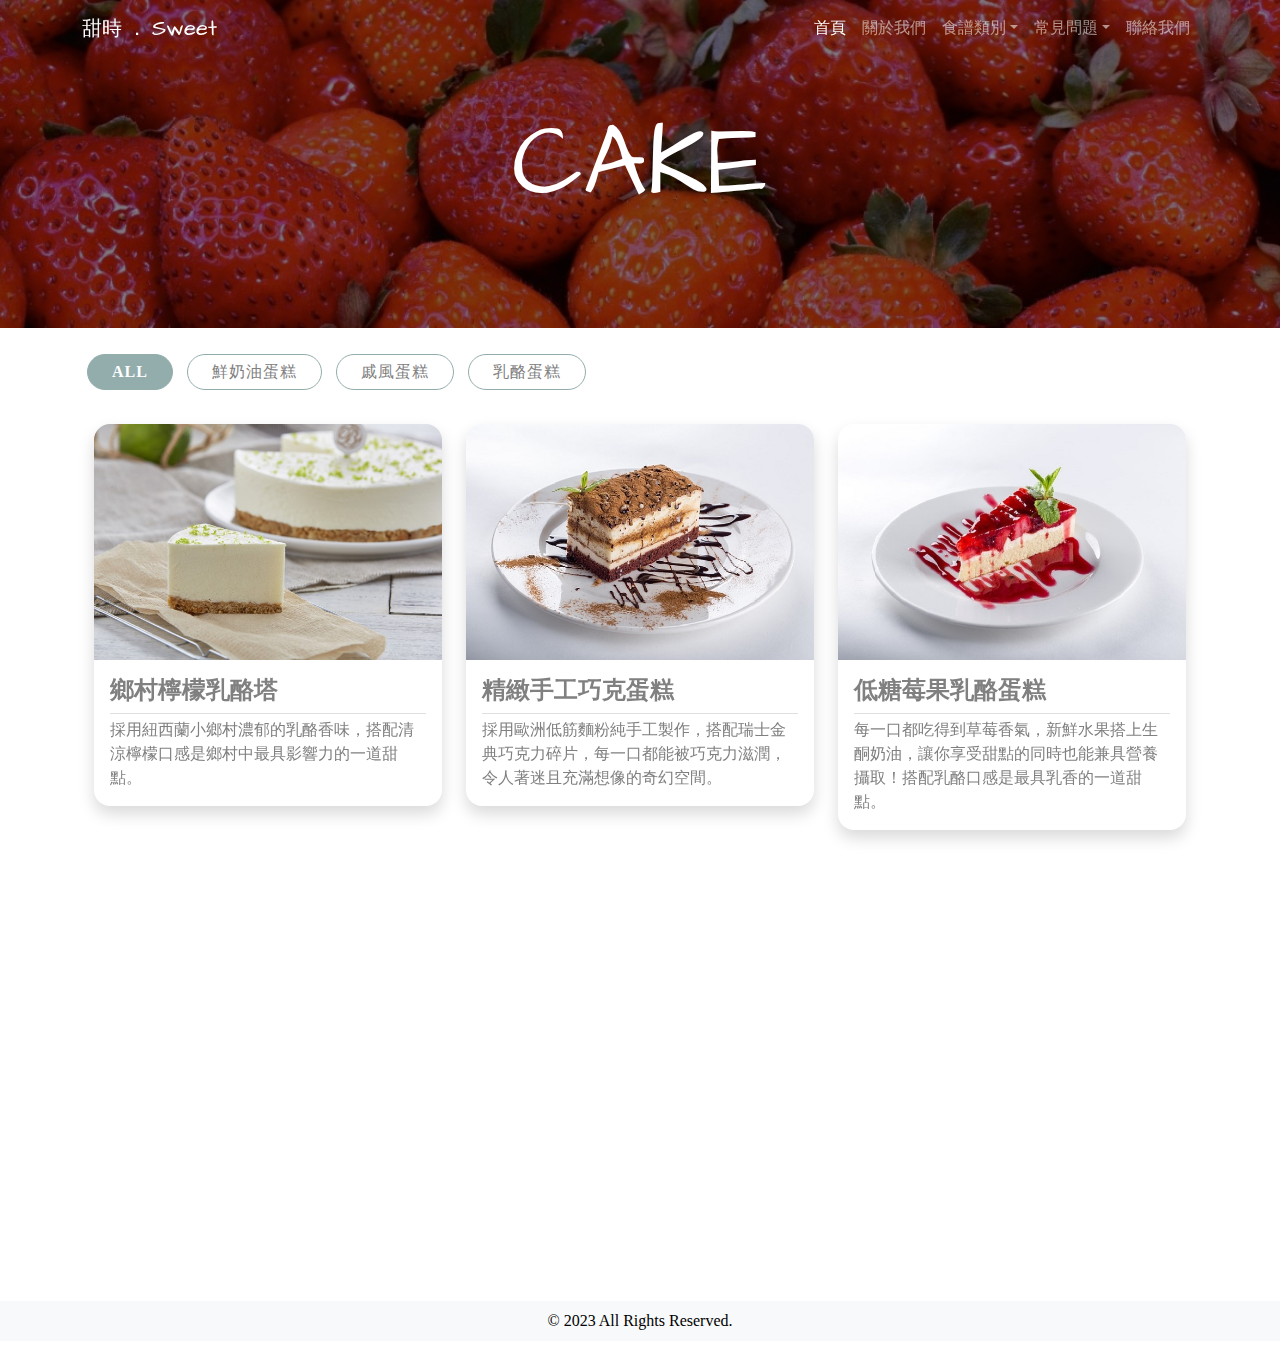
<file: product-cake.html>
<!DOCTYPE html>
<html lang="en">

<head>
  <!-- Required meta tags -->
  <meta charset="utf-8" />
  <meta name="viewport" content="width=device-width, initial-scale=1" />
  <!-- Bootstrap CSS -->
  <link rel="stylesheet" type="text/css" href="css/bootstrap.css" />
  <link rel="stylesheet" type="text/css" href="css/product.css" />
  <title>產品介紹</title>

  <link rel="preconnect" href="https://fonts.googleapis.com">
  <link rel="preconnect" href="https://fonts.gstatic.com" crossorigin>
  <link href="https://fonts.googleapis.com/css2?family=Architects+Daughter&display=swap" rel="stylesheet">

  <link href="https://unpkg.com/aos@2.3.1/dist/aos.css" rel="stylesheet">

</head>

<script src="https://unpkg.com/aos@2.3.1/dist/aos.js"></script>
<script>
  AOS.init();
</script>

<body>
  <header>
    <nav class="navbar navbar-expand-lg navbar-dark fixed-top" id="mynav">
      <div class="container">
        <!-- .navbar-brand 左上LOGO位置 -->
        <a class="navbar-brand" href="index.html">甜時 ． <span class="h1">Sweet</span></a> <!-- 標題可自行更改@@ -->
        <!-- .navbar-toggler 漢堡式選單按鈕 -->
        <button class="navbar-toggler" type="button" data-bs-toggle="collapse" data-bs-target="#navbarNav"
          aria-controls="navbarNav" aria-expanded="false" aria-label="Toggle navigation">
          <span class="navbar-toggler-icon"></span>
        </button>

        <!-- .collapse.navbar-collapse 用於外層中斷點群組和隱藏導覽列內容 -->
        <!-- 選單項目&漢堡式折疊選單 -->
        <div class="collapse navbar-collapse" id="navbarNav">
          <ul class="navbar-nav ms-auto">
            <li class="nav-item">
              <a class="nav-link active" aria-current="page" href="index.html">首頁</a>
            </li>
            <li class="nav-item">
              <a class="nav-link" href="about.html">關於我們</a>
            </li>
            <li class="nav-item dropdown">
              <a class="nav-link dropdown-toggle" href="#" id="navbarDarkDropdownMenuLink" role="button"
                data-bs-toggle="dropdown" aria-expanded="false">食譜類別</a>
              <ul class="dropdown-menu dropdown-menu-light" aria-labelledby="navbarDarkDropdownMenuLink">
                <li>
                  <a class="dropdown-item" href="product-cake.html">蛋糕</a>
                </li>
                <li>
                  <a class="dropdown-item" href="product-cookie.html">餅乾</a>
                </li>
                <li>
                  <a class="dropdown-item" href="product-bread.html">麵包</a>
                <li>
                  <a class="dropdown-item" href="product-other.html">其它</a>
                </li>
              </ul>
            </li>
            <li class="nav-item dropdown">
              <a class="nav-link dropdown-toggle" href="#" id="navbarDarkDropdownMenuLink" role="button"
                data-bs-toggle="dropdown" aria-expanded="false">常見問題</a>
              <ul class="dropdown-menu dropdown-menu-light" aria-labelledby="navbarDarkDropdownMenuLink">
                <li>
                  <a class="dropdown-item" href="#">食材保存方式</a>
                </li>
                <li>
                  <a class="dropdown-item" href="#">成品保存期限</a>
                </li>
                <li>
                  <a class="dropdown-item" href="#">器具養護(模具)</a>
                </li>
              </ul>
            </li>
            <li class="nav-item">
              <a class="nav-link" href="about.html">聯絡我們</a>
            </li>

          </ul>
        </div>
      </div>
    </nav>

    <div class="row g-0 justify-content-center align-items-center text">
      <div class="col-lg-5 text-center text-white p-2">
        <!-- Heading -->
        <h1 class="display-2 text-white my-5 py-5">
          <span class="h1" style="font-size:100px;">CAKE</span>
        </h1>
      </div>
    </div>
  </header>

  <div class="container my-3">
    <div class="d-grid gap-2 d-md-block mb-3">
      <a role="button" class="btn btn-outline-small active" href="product-cake.html">
        ALL
      </a>
      <a role="button" class="btn btn-outline-small" href="product-cake.html">
        鮮奶油蛋糕
      </a>
      <a role="button" class="btn btn-outline-small" href="product-cake.html">
        戚風蛋糕
      </a>
      <a role="button" class="btn btn-outline-small" href="product-cake.html">
        乳酪蛋糕
      </a>
    </div>
    <div class="row g-0">
      <div class="col-lg mb-3" data-aos="fade-up" data-aos-duration="1000">
        <div class="col-lg mb-3 mx-1">
          <a role="button" class="card btn btn-outline shadow" href="#">
            <img class="card-img-top" src="images/cake/cake01.jpg" alt="Card image cap" />
            <div class="card-body">
              <h4 class="card-title">鄉村檸檬乳酪塔</h4>
              <hr class="mt-2 mb-1" />
              <p class="card-text">
                採用紐西蘭小鄉村濃郁的乳酪香味，搭配清涼檸檬口感是鄉村中最具影響力的一道甜點。
              </p>
            </div>
          </a>
        </div>
      </div>
      <div class="col-lg mb-3" data-aos="fade-up" data-aos-duration="1000">
        <div class="col-lg mb-3 mx-1">
          <a role="button" class="card btn btn-outline shadow" href="#">
            <img class="card-img-top" src="images/cake/cake02.jpg" alt="Card image cap" />
            <div class="card-body">
              <h4 class="card-title">精緻手工巧克蛋糕</h4>
              <hr class="mt-2 mb-1" />
              <p class="card-text">
                採用歐洲低筋麵粉純手工製作，搭配瑞士金典巧克力碎片，每一口都能被巧克力滋潤，令人著迷且充滿想像的奇幻空間。
              </p>
            </div>
          </a>
        </div>
      </div>
      <div class="col-lg mb-3" data-aos="fade-up" data-aos-duration="1000">
        <div class="col-lg mb-3 mx-1">
          <a role="button" class="card btn btn-outline shadow" href="#">
            <img class="card-img-top" src="images/cake/cake03.jpg" alt="Card image cap" />
            <div class="card-body">
              <h4 class="card-title">低糖莓果乳酪蛋糕</h4>
              <hr class="mt-2 mb-1" />
              <p class="card-text">
                每一口都吃得到草莓香氣，新鮮水果搭上生酮奶油，讓你享受甜點的同時也能兼具營養攝取！搭配乳酪口感是最具乳香的一道甜點。 </p>
            </div>
          </a>
        </div>
      </div>
    </div>
    <!-- button -------------------------------->
    <div class="row g-0">
      <div class="col-lg mb-3" data-aos="fade-up" data-aos-duration="1000">
        <div class="col-lg mb-3 mx-1">
          <a role="button" class="card btn btn-outline shadow" href="#">
            <img class="card-img-top" src="images/cake/cake04.jpg" alt="Card image cap" />
            <div class="card-body">
              <h4 class="card-title">小藍莓慕斯蛋糕</h4>
              <hr class="mt-2 mb-1" />
              <p class="card-text">
                採用紐西蘭小鄉村濃郁的乳酪香味，搭配清涼檸檬口感是鄉村中最具影響力的一道甜點。
            </div>
          </a>
        </div>
      </div><div class="col-lg mb-3" data-aos="fade-up" data-aos-duration="1000">
        <div class="col-lg mb-3 mx-1">
          <a role="button" class="card btn btn-outline shadow" href="#">
            <img class="card-img-top" src="images/cake/cake05.jpg" alt="Card image cap" />
            <div class="card-body">
              <h4 class="card-title">重乳酪蛋糕</h4>
              <hr class="mt-2 mb-1" />
              <p class="card-text">
                採用南美洲智利新鮮草莓的鮮紅多汁，質地柔軟，酸甜適中，氣味芳香，含有豐富的維生素C，最佳健康的美味甜點。
            </div>
          </a>
        </div>
      </div><div class="col-lg mb-3" data-aos="fade-up" data-aos-duration="1000">
        <div class="col-lg mb-3 mx-1">
          <a role="button" class="card btn btn-outline shadow" href="#">
            <img class="card-img-top" src="images/cake/cake06.jpg" alt="Card image cap" />
            <div class="card-body">
              <h4 class="card-title">紅色天鵝絨蛋糕</h4>
              <hr class="mt-2 mb-1" />
              <p class="card-text">
                為一種深紅色或咖啡色的巧克力蛋糕，在美國南部最普遍，是最佳聖誕節或情人節青睞的蛋糕。
            </div>
          </a>
        </div>
      </div>
    </div>
  </div>

  <footer class="text-center bg-light text-black py-2">
    © 2023 All Rights Reserved.
  </footer>


  <script>
    const navEl = document.querySelector('.navbar');

    window.addEventListener('scroll', () => {
      if (window.scrollY > 0) {
        navEl.classList.add('navbar-light');
        navEl.classList.remove('navbar-dark');
      } else if (window.scrollY == 0) {
        navEl.classList.add('navbar-dark');
        navEl.classList.remove('navbar-light');
      }
    })
  </script>
  <!-- Optional JavaScript -->
  <script src="js/bootstrap.js"></script>
  <script src="https://unpkg.com/aos@2.3.1/dist/aos.js"></script>
  <script>
    AOS.init();
  </script>
</body>

</html>
</file>
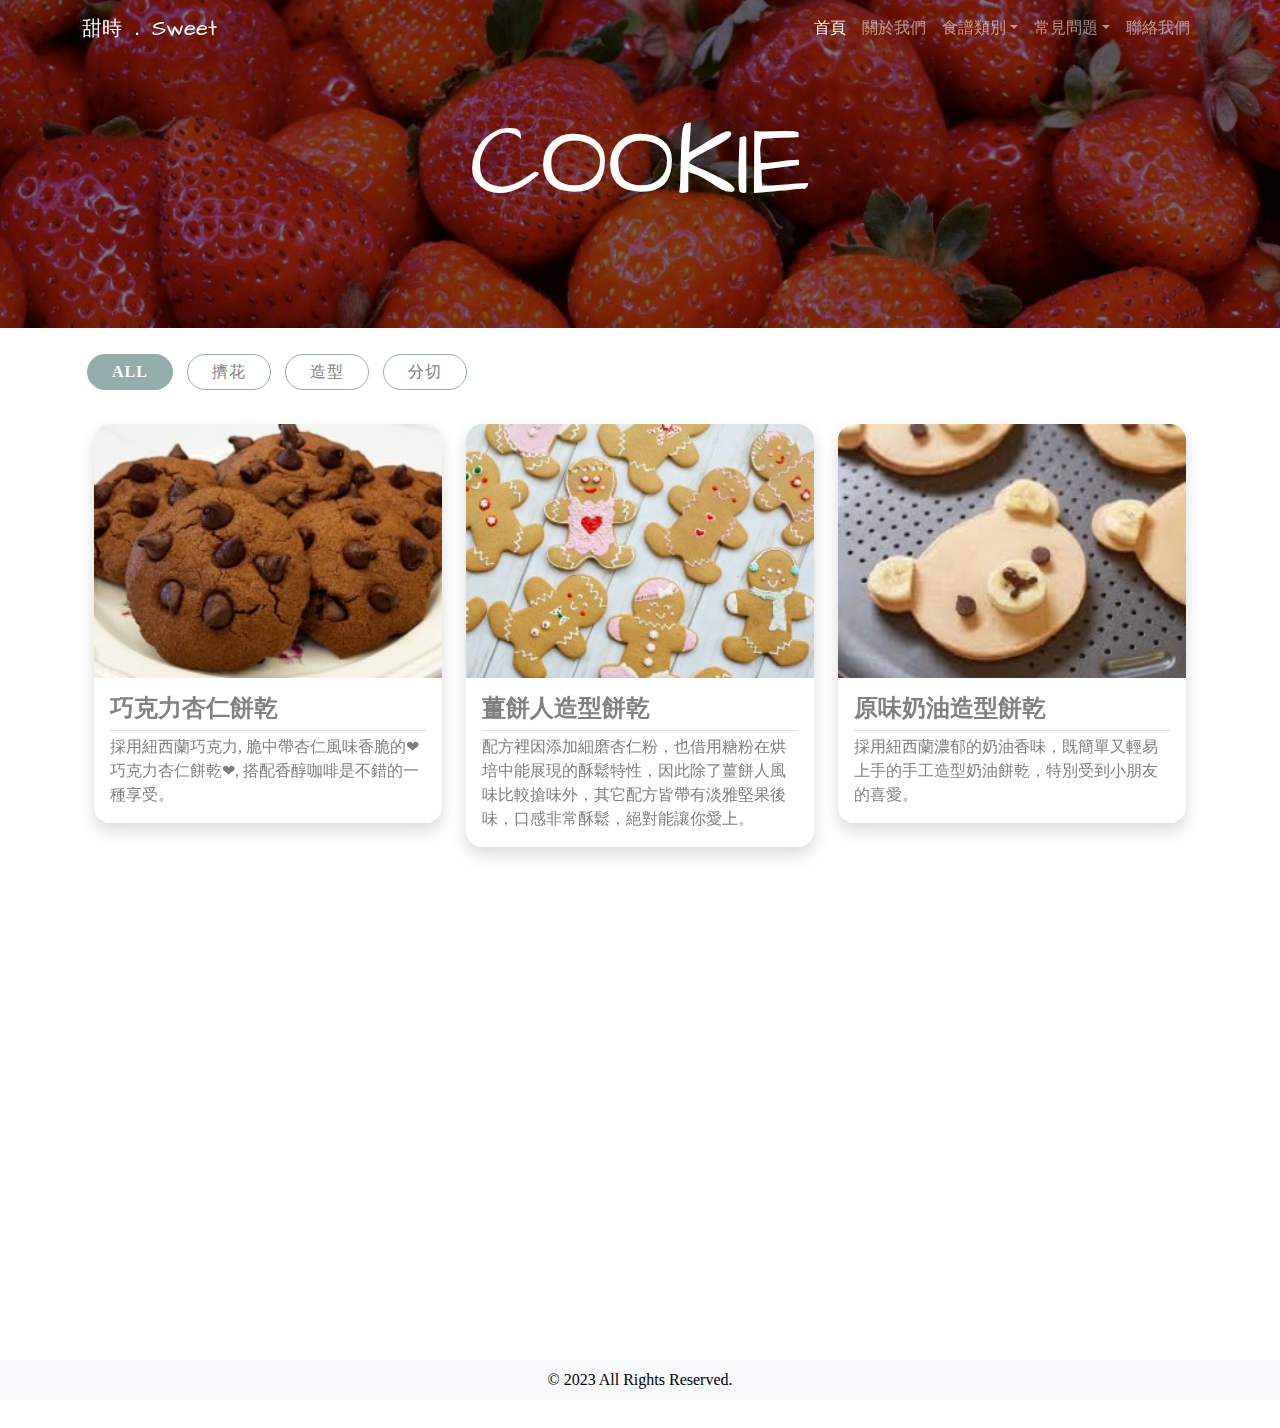
<file: product-cookie.html>
<!DOCTYPE html>
<html lang="en">

<head>
  <!-- Required meta tags -->
  <meta charset="utf-8" />
  <meta name="viewport" content="width=device-width, initial-scale=1" />
  <!-- Bootstrap CSS -->
  <link rel="stylesheet" type="text/css" href="css/bootstrap.css" />
  <link rel="stylesheet" type="text/css" href="css/product.css" />
  <title>產品介紹</title>

  <link rel="preconnect" href="https://fonts.googleapis.com">
  <link rel="preconnect" href="https://fonts.gstatic.com" crossorigin>
  <link href="https://fonts.googleapis.com/css2?family=Architects+Daughter&display=swap" rel="stylesheet">

  <link href="https://unpkg.com/aos@2.3.1/dist/aos.css" rel="stylesheet">

</head>

<body>
  <header>
    <nav class="navbar navbar-expand-lg navbar-dark fixed-top" id="mynav">
      <div class="container">
        <!-- .navbar-brand 左上LOGO位置 -->
        <a class="navbar-brand" href="index.html">甜時 ． <span class="h1">Sweet</span></a> <!-- 標題可自行更改@@ -->
        <!-- .navbar-toggler 漢堡式選單按鈕 -->
        <button class="navbar-toggler" type="button" data-bs-toggle="collapse" data-bs-target="#navbarNav"
          aria-controls="navbarNav" aria-expanded="false" aria-label="Toggle navigation">
          <span class="navbar-toggler-icon"></span>
        </button>

        <!-- .collapse.navbar-collapse 用於外層中斷點群組和隱藏導覽列內容 -->
        <!-- 選單項目&漢堡式折疊選單 -->
        <div class="collapse navbar-collapse" id="navbarNav">
          <ul class="navbar-nav ms-auto">
            <li class="nav-item">
              <a class="nav-link active" aria-current="page" href="index.html">首頁</a>
            </li>
            <li class="nav-item">
              <a class="nav-link" href="about.html">關於我們</a>
            </li>
            <li class="nav-item dropdown">
              <a class="nav-link dropdown-toggle" href="#" id="navbarDarkDropdownMenuLink" role="button"
                data-bs-toggle="dropdown" aria-expanded="false">食譜類別</a>
              <ul class="dropdown-menu dropdown-menu-light" aria-labelledby="navbarDarkDropdownMenuLink">
                <li>
                  <a class="dropdown-item" href="product-cake.html">蛋糕</a>
                </li>
                <li>
                  <a class="dropdown-item" href="product-cookie.html">餅乾</a>
                </li>
                <li>
                  <a class="dropdown-item" href="product-bread.html">麵包</a>
                <li>
                  <a class="dropdown-item" href="product-other.html">其它</a>
                </li>
              </ul>
            </li>
            <li class="nav-item dropdown">
              <a class="nav-link dropdown-toggle" href="#" id="navbarDarkDropdownMenuLink" role="button"
                data-bs-toggle="dropdown" aria-expanded="false">常見問題</a>
              <ul class="dropdown-menu dropdown-menu-light" aria-labelledby="navbarDarkDropdownMenuLink">
                <li>
                  <a class="dropdown-item" href="#">食材保存方式</a>
                </li>
                <li>
                  <a class="dropdown-item" href="#">成品保存期限</a>
                </li>
                <li>
                  <a class="dropdown-item" href="#">器具養護(模具)</a>
                </li>
              </ul>
            </li>
            <li class="nav-item">
              <a class="nav-link" href="about.html">聯絡我們</a>
            </li>

          </ul>
        </div>
      </div>
    </nav>

    <div class="row g-0 justify-content-center align-items-center text">
      <div class="col-lg-5 text-center text-white p-2">
        <!-- Heading -->
        <h1 class="display-2 text-white my-5 py-5">
          <span class="h1" style="font-size:100px;">COOKIE</span>
        </h1>
      </div>
    </div>
  </header>

  <div class="container my-3">
    <div class="d-grid gap-2 d-md-block mb-3">
      <a role="button" class="btn btn-outline-small active" href="product-cookie.html">
        ALL
      </a>
      <a role="button" class="btn btn-outline-small" href="product-cookie.html">
        擠花
      </a>
      <a role="button" class="btn btn-outline-small" href="product-cookie.html">
        造型
      </a>
      <a role="button" class="btn btn-outline-small" href="product-cookie.html">
        分切
      </a>
    </div>
    <div class="row g-0">
      <div class="col-lg mb-3" data-aos="fade-up" data-aos-duration="1000">
        <div class="col-lg mb-3 mx-1">
          <a role="button" class="card btn btn-outline shadow" href="#">
            <img class="card-img-top" src="images/cookie/cookie01.jpg" alt="Card image cap" />
            <div class="card-body">
              <h4 class="card-title">巧克力杏仁餅乾</h5>
                <hr class="mt-2 mb-1" />
                <p class="card-text">
                  採用紐西蘭巧克力, 脆中帶杏仁風味香脆的❤巧克力杏仁餅乾❤, 搭配香醇咖啡是不錯的一種享受。
                </p>
            </div>
          </a>
        </div>
      </div>
      <div class="col-lg mb-3" data-aos="fade-up" data-aos-duration="1000">
        <div class="col-lg mb-3 mx-1">
          <a role="button" class="card btn btn-outline shadow" href="#">
            <img class="card-img-top" src="images/cookie/cookie02.jpg" alt="Card image cap" />
            <div class="card-body">
              <h4 class="card-title">薑餅人造型餅乾</h5>
                <hr class="mt-2 mb-1" />
                <p class="card-text">
                  配方裡因添加細磨杏仁粉，也借用糖粉在烘培中能展現的酥鬆特性，因此除了薑餅人風味比較搶味外，其它配方皆帶有淡雅堅果後味，口感非常酥鬆，絕對能讓你愛上。
                </p>
            </div>
          </a>
        </div>
      </div>
      <div class="col-lg mb-3" data-aos="fade-up" data-aos-duration="1000">
        <div class="col-lg mb-3 mx-1">
          <a role="button" class="card btn btn-outline shadow" href="#">
            <img class="card-img-top" src="images/cookie/cookie03.jpg" alt="Card image cap" />
            <div class="card-body">
              <h4 class="card-title">原味奶油造型餅乾</h5>
                <hr class="mt-2 mb-1" />
                <p class="card-text">
                  採用紐西蘭濃郁的奶油香味，既簡單又輕易上手的手工造型奶油餅乾，特別受到小朋友的喜愛。
                </p>
            </div>
          </a>
        </div>
      </div>
    </div>
    <!-- button -------------------------------->
    <div class="row g-0">
      <div class="col-lg mb-3" data-aos="fade-up" data-aos-duration="1000">
        <div class="col-lg mb-3 mx-1">
          <a role="button" class="card btn btn-outline shadow" href="#">
            <img class="card-img-top" src="images/cookie/cookie04.jpg" alt="Card image cap" />
            <div class="card-body">
              <h4 class="card-title">香蔥蘇打餅乾</h5>
                <hr class="mt-2 mb-1" />
                <p class="card-text">
                  當酥脆微鹹的香蔥蘇打餅乾，與軟Q滑順的牛軋糖撞擊在一起時，激盪出鹹鹹甜甜的美味，讓人不自覺的一口接一口，總是停不了手。
                </p>
            </div>
          </a>
        </div>
      </div><div class="col-lg mb-3" data-aos="fade-up" data-aos-duration="1000">
        <div class="col-lg mb-3 mx-1">
          <a role="button" class="card btn btn-outline shadow" href="#">
            <img class="card-img-top" src="images/cookie/cookie05.jpg" alt="Card image cap" />
            <div class="card-body">
              <h4 class="card-title">奶油糖霜餅乾</h5>
                <hr class="mt-2 mb-1" />
                <p class="card-text">
                  酥脆奶油香的餅乾透著美麗晶瑩珠光的糖霜帶領你進入一年一度最美好的聖誕節。
                </p>
            </div>
          </a>
        </div>
      </div><div class="col-lg mb-3" data-aos="fade-up" data-aos-duration="1000">
        <div class="col-lg mb-3 mx-1">
          <a role="button" class="card btn btn-outline shadow" href="#">
            <img class="card-img-top" src="images/cookie/cookie06.jpg" alt="Card image cap" />
            <div class="card-body">
              <h4 class="card-title">巧克力夾心餅乾</h5>
                <hr class="mt-2 mb-1" />
                <p class="card-text">
                  濃厚巧克力搭配香酥餅乾，出爐瞬間秒殺，讓人愛不釋手！
                </p>
            </div>
          </a>
        </div>
      </div>
    </div>
  </div>

  <footer class="text-center bg-light text-black py-2">
    © 2023 All Rights Reserved.
  </footer>


  <script>
    const navEl = document.querySelector('.navbar');

    window.addEventListener('scroll', () => {
      if (window.scrollY > 0) {
        navEl.classList.add('navbar-light');
        navEl.classList.remove('navbar-dark');
      } else if (window.scrollY == 0) {
        navEl.classList.add('navbar-dark');
        navEl.classList.remove('navbar-light');
      }
    })
  </script>
  <!-- Optional JavaScript -->
  <script src="js/bootstrap.js"></script>
  <script src="https://unpkg.com/aos@2.3.1/dist/aos.js"></script>
  <script>
    AOS.init();
  </script>
</body>

</html>
</file>
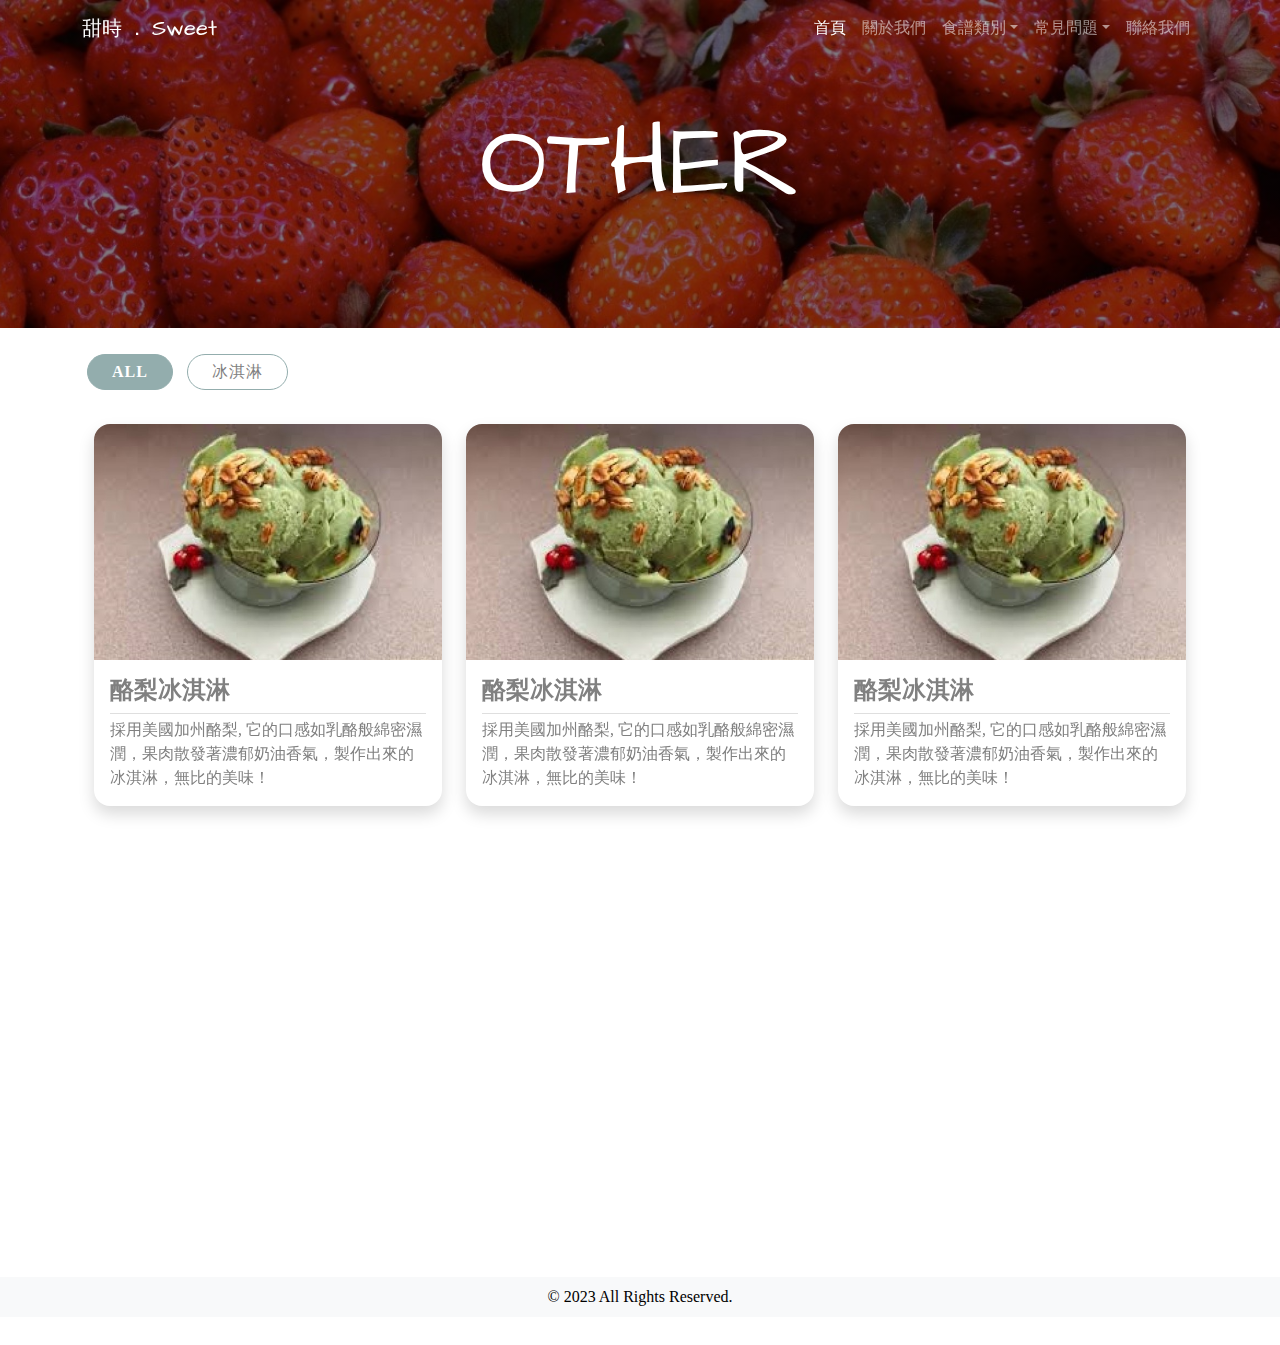
<file: product-other.html>
<!DOCTYPE html>
<html lang="en">

<head>
  <!-- Required meta tags -->
  <meta charset="utf-8" />
  <meta name="viewport" content="width=device-width, initial-scale=1" />
  <!-- Bootstrap CSS -->
  <link rel="stylesheet" type="text/css" href="css/bootstrap.css" />
  <link rel="stylesheet" type="text/css" href="css/product.css" />
  <title>產品介紹</title>

  <link rel="preconnect" href="https://fonts.googleapis.com">
  <link rel="preconnect" href="https://fonts.gstatic.com" crossorigin>
  <link href="https://fonts.googleapis.com/css2?family=Architects+Daughter&display=swap" rel="stylesheet">

  <link href="https://unpkg.com/aos@2.3.1/dist/aos.css" rel="stylesheet">

</head>

<body>
  <header>
    <nav class="navbar navbar-expand-lg navbar-dark fixed-top" id="mynav">
      <div class="container">
        <!-- .navbar-brand 左上LOGO位置 -->
        <a class="navbar-brand" href="index.html">甜時 ． <span class="h1">Sweet</span></a> <!-- 標題可自行更改@@ -->
        <!-- .navbar-toggler 漢堡式選單按鈕 -->
        <button class="navbar-toggler" type="button" data-bs-toggle="collapse" data-bs-target="#navbarNav"
          aria-controls="navbarNav" aria-expanded="false" aria-label="Toggle navigation">
          <span class="navbar-toggler-icon"></span>
        </button>

        <!-- .collapse.navbar-collapse 用於外層中斷點群組和隱藏導覽列內容 -->
        <!-- 選單項目&漢堡式折疊選單 -->
        <div class="collapse navbar-collapse" id="navbarNav">
          <ul class="navbar-nav ms-auto">
            <li class="nav-item">
              <a class="nav-link active" aria-current="page" href="index.html">首頁</a>
            </li>
            <li class="nav-item">
              <a class="nav-link" href="about.html">關於我們</a>
            </li>
            <li class="nav-item dropdown">
              <a class="nav-link dropdown-toggle" href="#" id="navbarDarkDropdownMenuLink" role="button"
                data-bs-toggle="dropdown" aria-expanded="false">食譜類別</a>
              <ul class="dropdown-menu dropdown-menu-light" aria-labelledby="navbarDarkDropdownMenuLink">
                <li>
                  <a class="dropdown-item" href="product-cake.html">蛋糕</a>
                </li>
                <li>
                  <a class="dropdown-item" href="product-cookie.html">餅乾</a>
                </li>
                <li>
                  <a class="dropdown-item" href="product-bread.html">麵包</a>
                <li>
                  <a class="dropdown-item" href="product-other.html">其它</a>
                </li>
              </ul>
            </li>
            <li class="nav-item dropdown">
              <a class="nav-link dropdown-toggle" href="#" id="navbarDarkDropdownMenuLink" role="button"
                data-bs-toggle="dropdown" aria-expanded="false">常見問題</a>
              <ul class="dropdown-menu dropdown-menu-light" aria-labelledby="navbarDarkDropdownMenuLink">
                <li>
                  <a class="dropdown-item" href="#">食材保存方式</a>
                </li>
                <li>
                  <a class="dropdown-item" href="#">成品保存期限</a>
                </li>
                <li>
                  <a class="dropdown-item" href="#">器具養護(模具)</a>
                </li>
              </ul>
            </li>
            <li class="nav-item">
              <a class="nav-link" href="about.html">聯絡我們</a>
            </li>

          </ul>
        </div>
      </div>
    </nav>

    <div class="row g-0 justify-content-center align-items-center text">
      <div class="col-lg-5 text-center text-white p-2">
        <!-- Heading -->
        <h1 class="display-2 text-white my-5 py-5">
          <span class="h1" style="font-size:100px;">OTHER</span> 
        </h1>
      </div>
    </div>
  </header>

  <div class="container my-3">
    <div class="d-grid gap-2 d-md-block mb-3">
      <a role="button" class="btn btn-outline-small active" href="product-other.html">
        ALL
      </a>

      <a role="button" class="btn btn-outline-small" href="product-other.html">
        冰淇淋
      </a>
      
      <!-- <a role="button" class="btn btn-outline-small" href="product-other.html">
        造型
      </a>
      <a role="button" class="btn btn-outline-small" href="product-other.html">
        酥脆
      </a>  -->
    
    </div>
    <div class="row g-0">
      <div class="col-lg mb-3" data-aos="fade-up" data-aos-duration="1000">
        <div class="col-lg mb-3 mx-1">
          <a role="button" class="card btn btn-outline shadow" href="detail.html">
            <img class="card-img-top" src="images/avocado/5-6.jpg" alt="Card image cap" />
            <div class="card-body">
              <h4 class="card-title">酪梨冰淇淋</h5>
                <hr class="mt-2 mb-1" />
                <p class="card-text">
                  採用美國加州酪梨, 它的口感如乳酪般綿密濕潤，果肉散發著濃郁奶油香氣，製作出來的冰淇淋，無比的美味！
                </p>
            </div>
          </a>
        </div>
      </div>
      <div class="col-lg mb-3" data-aos="fade-up" data-aos-duration="1000">
        <div class="col-lg mb-3 mx-1">
          <a role="button" class="card btn btn-outline shadow" href="detail.html">
            <img class="card-img-top" src="images/avocado/5-6.jpg" alt="Card image cap" />
            <div class="card-body">
              <h4 class="card-title">酪梨冰淇淋</h5>
                <hr class="mt-2 mb-1" />
                <p class="card-text">
                  採用美國加州酪梨, 它的口感如乳酪般綿密濕潤，果肉散發著濃郁奶油香氣，製作出來的冰淇淋，無比的美味！
                </p>
            </div>
          </a>
        </div>
      </div>
      <div class="col-lg mb-3" data-aos="fade-up" data-aos-duration="1000">
        <div class="col-lg mb-3 mx-1">
          <a role="button" class="card btn btn-outline shadow" href="detail.html">
            <img class="card-img-top" src="images/avocado/5-6.jpg" alt="Card image cap" />
            <div class="card-body">
              <h4 class="card-title">酪梨冰淇淋</h5>
                <hr class="mt-2 mb-1" />
                <p class="card-text">
                  採用美國加州酪梨, 它的口感如乳酪般綿密濕潤，果肉散發著濃郁奶油香氣，製作出來的冰淇淋，無比的美味！
                </p>
            </div>
          </a>
        </div>
      </div>
    </div>
    <!-- button -------------------------------->
    <div class="row g-0">
      <div class="col-lg mb-3" data-aos="fade-up" data-aos-duration="1000">
        <div class="col-lg mb-3 mx-1">
          <a role="button" class="card btn btn-outline shadow" href="detail.html">
            <img class="card-img-top" src="images/avocado/5-6.jpg" alt="Card image cap" />
            <div class="card-body">
              <h4 class="card-title">酪梨冰淇淋</h5>
                <hr class="mt-2 mb-1" />
                <p class="card-text">
                  採用美國加州酪梨, 它的口感如乳酪般綿密濕潤，果肉散發著濃郁奶油香氣，製作出來的冰淇淋，無比的美味！
                </p>
            </div>
          </a>
        </div>
      </div>
      <div class="col-lg mb-3" data-aos="fade-up" data-aos-duration="1000">
        <div class="col-lg mb-3 mx-1">
          <a role="button" class="card btn btn-outline shadow" href="detail.html">
            <img class="card-img-top" src="images/avocado/5-6.jpg" alt="Card image cap" />
            <div class="card-body">
              <h4 class="card-title">酪梨冰淇淋</h5>
                <hr class="mt-2 mb-1" />
                <p class="card-text">
                  採用美國加州酪梨, 它的口感如乳酪般綿密濕潤，果肉散發著濃郁奶油香氣，製作出來的冰淇淋，無比的美味！
                </p>
            </div>
          </a>
        </div>
      </div>
      <div class="col-lg mb-3" data-aos="fade-up" data-aos-duration="1000">
        <div class="col-lg mb-3 mx-1">
          <a role="button" class="card btn btn-outline shadow" href="detail.html">
            <img class="card-img-top" src="images/avocado/5-6.jpg" alt="Card image cap" />
            <div class="card-body">
              <h4 class="card-title">酪梨冰淇淋</h5>
                <hr class="mt-2 mb-1" />
                <p class="card-text">
                  採用美國加州酪梨, 它的口感如乳酪般綿密濕潤，果肉散發著濃郁奶油香氣，製作出來的冰淇淋，無比的美味！
                </p>
            </div>
          </a>
        </div>
      </div>
    </div>
  </div>

  <footer class="text-center bg-light text-black py-2">
    © 2023 All Rights Reserved.
  </footer>


  <script>
    const navEl = document.querySelector('.navbar');

    window.addEventListener('scroll', () => {
      if (window.scrollY > 0) {
        navEl.classList.add('navbar-light');
        navEl.classList.remove('navbar-dark');
      } else if (window.scrollY == 0) {
        navEl.classList.add('navbar-dark');
        navEl.classList.remove('navbar-light');
      }
    })
  </script>
  <!-- Optional JavaScript -->
  <script src="js/bootstrap.js"></script>
  <script src="https://unpkg.com/aos@2.3.1/dist/aos.js"></script>
  <script>
    AOS.init();
  </script>
</body>

</html>
</file>
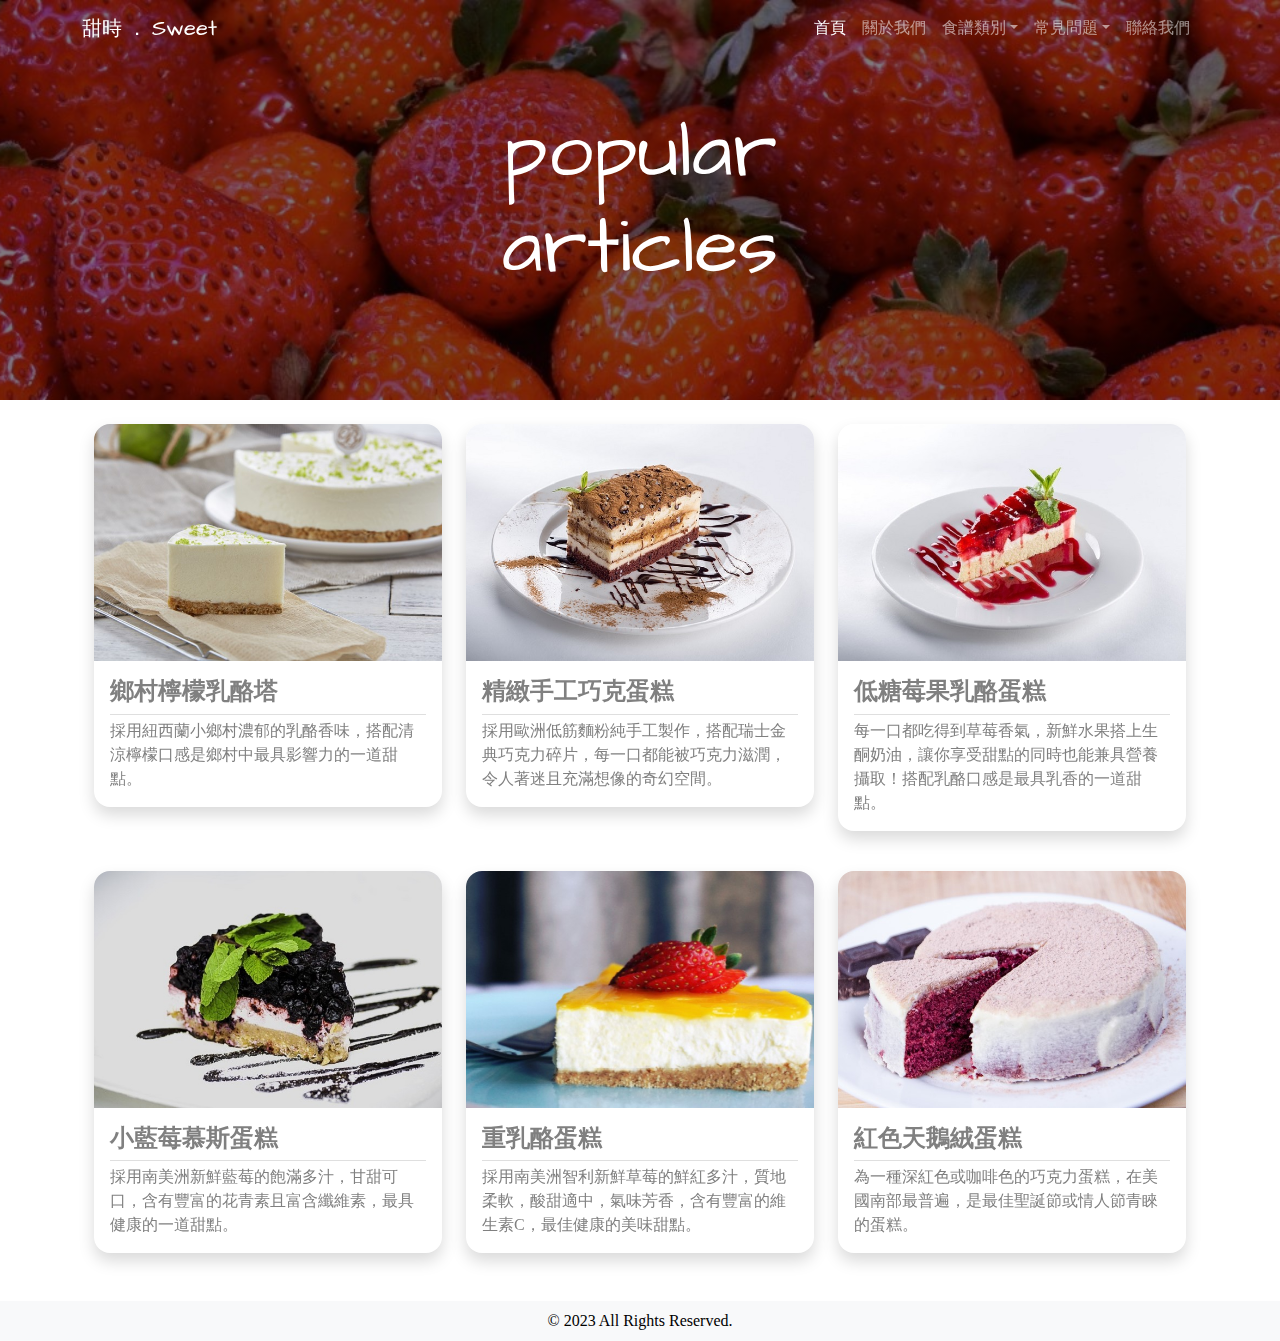
<file: product-popular articles.html>
<!DOCTYPE html>
<html lang="en">

<head>
  <!-- Required meta tags -->
  <meta charset="utf-8" />
  <meta name="viewport" content="width=device-width, initial-scale=1" />
  <!-- Bootstrap CSS -->
  <link rel="stylesheet" type="text/css" href="css/bootstrap.css" />
  <link rel="stylesheet" type="text/css" href="css/product.css" />
  <title>產品介紹</title>

  <link rel="preconnect" href="https://fonts.googleapis.com">
  <link rel="preconnect" href="https://fonts.gstatic.com" crossorigin>
  <link href="https://fonts.googleapis.com/css2?family=Architects+Daughter&display=swap" rel="stylesheet">

  <link href="https://unpkg.com/aos@2.3.1/dist/aos.css" rel="stylesheet">

</head>

<body>
  <header>
    <nav class="navbar navbar-expand-lg navbar-dark fixed-top" id="mynav">
      <div class="container">
        <a class="navbar-brand" href="index.html">甜時 ． <span class="h1">Sweet</span></a>
        <button class="navbar-toggler" type="button" data-bs-toggle="collapse" data-bs-target="#navbarNav"
          aria-controls="navbarNav" aria-expanded="false" aria-label="Toggle navigation">
          <span class="navbar-toggler-icon"></span>
        </button>
        <div class="collapse navbar-collapse" id="navbarNav">
          <ul class="navbar-nav ms-auto">
            <li class="nav-item">
              <a class="nav-link active" aria-current="page" href="index.html">首頁</a>
            </li>
            <li class="nav-item">
              <a class="nav-link" href="about.html">關於我們</a>
            </li>
            <li class="nav-item dropdown">
              <a class="nav-link dropdown-toggle" href="#" id="navbarDarkDropdownMenuLink" role="button"
                data-bs-toggle="dropdown" aria-expanded="false">食譜類別</a>
              <ul class="dropdown-menu dropdown-menu-light" aria-labelledby="navbarDarkDropdownMenuLink">
                <li>
                  <a class="dropdown-item" href="product-cake.html">蛋糕</a>
                </li>
                <li>
                  <a class="dropdown-item" href="product-cookie.html">餅乾</a>
                </li>
                <li>
                  <a class="dropdown-item" href="product-bread.html">麵包</a>
                <li>
                  <a class="dropdown-item" href="product-bread.html">其它</a>
                </li>
              </ul>
            </li>
            <li class="nav-item dropdown">
              <a class="nav-link dropdown-toggle" href="#" id="navbarDarkDropdownMenuLink" role="button"
                data-bs-toggle="dropdown" aria-expanded="false">常見問題</a>
              <ul class="dropdown-menu dropdown-menu-light" aria-labelledby="navbarDarkDropdownMenuLink">
                <li>
                  <a class="dropdown-item" href="#">食材保存方式</a>
                </li>
                <li>
                  <a class="dropdown-item" href="#">成品保存期限</a>
                </li>
                <li>
                  <a class="dropdown-item" href="#">器具養護(模具)</a>
                </li>
              </ul>
            </li>
            <li class="nav-item">
              <a class="nav-link" href="about.html">聯絡我們</a>
            </li>

          </ul>
        </div>
      </div>
    </nav>

    <div class="row g-0 justify-content-center align-items-center text">
      <div class="col-lg-5 text-center text-white p-2">
        <!-- Heading -->
        <h1 class="display-2 text-white my-5 py-5">
          <span class="h1" style="font-size:80px ;">popular articles</span>
        </h1>
      </div>
    </div>
  </header>

  <div class="container my-3">
    <!--<div class="row g-0">
        <h3 class="title my-3">| 產品介紹<small>Product</small></h3>
      </div>-->
    <!--<div class="row" id="section-B">
        <div class="col-lg mb-3">
          <div class="card">
            <img
              class="card-img-top"
              src="images/cake01.jpg"
              alt="Card image cap"
            />
            <div class="card-body">
              <h5 class="card-title text-danger">鄉村檸檬乳酪塔</h5>
              <p class="card-text">
                採用紐西蘭小鄉村濃郁的乳酪香味，搭配清涼檸檬口感是鄉村中最具影響力的一道甜點。
              </p>
              <a href="#" class="btn btn-outline-primary float-end"
                >我要訂購</a
              >
            </div>
          </div>
        </div>
        <div class="col-lg mb-3">
          <div class="card">
            <img
              class="card-img-top"
              src="images/cake02.jpg"
              alt="Card image cap"
            />
            <div class="card-body">
              <h5 class="card-title text-danger">精緻手工巧克蛋糕</h5>
              <p class="card-text">
                本店採用歐洲低筋麵粉純手工製作，搭配瑞士金典巧克力碎片，每一口都能被巧克力滋潤，令人著迷且充滿想像的奇幻空間。
              </p>
              <a href="#" class="btn btn-outline-primary float-end">
                我要訂購</a
              >
            </div>
          </div>
        </div>
        <div class="col-lg mb-3">
          <div class="card">
            <img
              class="card-img-top"
              src="images/cake03.jpg"
              alt="Card
                            image cap"
            />
            <div class="card-body">
              <h5 class="card-title text-danger">限量莓果乳酪蛋糕</h5>
              <p class="card-text">
                自製微酸香甜的草莓醬點綴了藍莓，雙層華麗的享受與令人驚豔的口感絕對讓你幸福美滿。
              </p>
              <a href="#" class="btn btn-outline-primary float-end"
                >我要訂購</a
              >
            </div>
          </div>
        </div>-->
    <!--<div class="row g-0">
          <div class="col-lg mb-3">
            <div class="card">
              <img
                class="card-img-top"
                src="images/cake01.jpg"
                alt="Card image cap"
              />
              <div class="card-body">
                <h5 class="card-title text-danger">鄉村檸檬乳酪塔</h5>
                <p class="card-text">
                  採用紐西蘭小鄉村濃郁的乳酪香味，搭配清涼檸檬口感是鄉村中最具影響力的一道甜點。
                </p>
                <a href="#" class="btn btn-outline-primary float-end"
                  >我要訂購</a
                >
              </div>
            </div>
          </div>
          <div class="col-lg mb-3">
            <div class="card">
              <img
                class="card-img-top"
                src="images/cake01.jpg"
                alt="Card image cap"
              />
              <div class="card-body">
                <h5 class="card-title text-danger">鄉村檸檬乳酪塔</h5>
                <p class="card-text">
                  採用紐西蘭小鄉村濃郁的乳酪香味，搭配清涼檸檬口感是鄉村中最具影響力的一道甜點。
                </p>
                <a href="#" class="btn btn-outline-primary float-end"
                  >我要訂購</a
                >
              </div>
            </div>
          </div>
          <div class="col-lg mb-3">
            <div class="card">
              <img
                class="card-img-top"
                src="images/cake01.jpg"
                alt="Card image cap"
              />
              <div class="card-body">
                <h5 class="card-title text-danger">鄉村檸檬乳酪塔</h5>
                <p class="card-text">
                  採用紐西蘭小鄉村濃郁的乳酪香味，搭配清涼檸檬口感是鄉村中最具影響力的一道甜點。
                </p>
                <a href="#" class="btn btn-outline-primary float-end"
                  >我要訂購</a
                >
              </div>
            </div>
          </div>
        </div>-->
    <div class="row g-0">
      <div class="col-lg mb-3" data-aos="fade-up" data-aos-duration="1000">
        <div class="col-lg mb-3 mx-1">
          <a role="button" class="card btn btn-outline shadow" href="#">
            <img class="card-img-top" src="images/cake/cake01.jpg" alt="Card image cap" />
            <div class="card-body">
              <h4 class="card-title">鄉村檸檬乳酪塔</h5>
                <hr class="mt-2 mb-1" />
                <p class="card-text">
                  採用紐西蘭小鄉村濃郁的乳酪香味，搭配清涼檸檬口感是鄉村中最具影響力的一道甜點。
                </p>
            </div>
          </a>
        </div>
      </div>
      <div class="col-lg mb-3" data-aos="fade-up" data-aos-duration="1000">
        <div class="col-lg mb-3 mx-1">
          <a role="button" class="card btn btn-outline shadow" href="#">
            <img class="card-img-top" src="images/cake/cake02.jpg" alt="Card image cap" />
            <div class="card-body">
              <h4 class="card-title">精緻手工巧克蛋糕</h5>
                <hr class="mt-2 mb-1" />
                <p class="card-text">
                  採用歐洲低筋麵粉純手工製作，搭配瑞士金典巧克力碎片，每一口都能被巧克力滋潤，令人著迷且充滿想像的奇幻空間。
                </p>
            </div>
          </a>
        </div>
      </div>
      <div class="col-lg mb-3" data-aos="fade-up" data-aos-duration="1000">
        <div class="col-lg mb-3 mx-1">
          <a role="button" class="card btn btn-outline shadow" href="#">
            <img class="card-img-top" src="images/cake/cake03.jpg" alt="Card image cap" />
            <div class="card-body">
              <h4 class="card-title">低糖莓果乳酪蛋糕</h5>
                <hr class="mt-2 mb-1" />
                <p class="card-text">
                  每一口都吃得到草莓香氣，新鮮水果搭上生酮奶油，讓你享受甜點的同時也能兼具營養攝取！搭配乳酪口感是最具乳香的一道甜點。
                </p>
            </div>
          </a>
        </div>
      </div>
    </div>
    <!-- button -------------------------------->
    <div class="row g-0">
      <div class="col-lg mb-3" data-aos="fade-up" data-aos-duration="1000">
        <div class="col-lg mb-3 mx-1">
          <a role="button" class="card btn btn-outline shadow" href="#">
            <img class="card-img-top" src="images/cake/cake04.jpg" alt="Card image cap" />
            <div class="card-body">
              <h4 class="card-title">小藍莓慕斯蛋糕</h5>
                <hr class="mt-2 mb-1" />
                <p class="card-text">
                  採用南美洲新鮮藍莓的飽滿多汁，甘甜可口，含有豐富的花青素且富含纖維素，最具健康的一道甜點。
                </p>
            </div>
          </a>
        </div>
      </div><div class="col-lg mb-3" data-aos="fade-up" data-aos-duration="1000">
        <div class="col-lg mb-3 mx-1">
          <a role="button" class="card btn btn-outline shadow" href="#">
            <img class="card-img-top" src="images/cake/cake05.jpg" alt="Card image cap" />
            <div class="card-body">
              <h4 class="card-title">重乳酪蛋糕</h5>
                <hr class="mt-2 mb-1" />
                <p class="card-text">
                  採用南美洲智利新鮮草莓的鮮紅多汁，質地柔軟，酸甜適中，氣味芳香，含有豐富的維生素C，最佳健康的美味甜點。
                </p>
            </div>
          </a>
        </div>
      </div>
      <div class="col-lg mb-3" data-aos="fade-up" data-aos-duration="1000">
        <div class="col-lg mb-3 mx-1">
          <a role="button" class="card btn btn-outline shadow" href="#">
            <img class="card-img-top" src="images/cake/cake06.jpg" alt="Card image cap" />
            <div class="card-body">
              <h4 class="card-title">紅色天鵝絨蛋糕</h5>
                <hr class="mt-2 mb-1" />
                <p class="card-text">
                  為一種深紅色或咖啡色的巧克力蛋糕，在美國南部最普遍，是最佳聖誕節或情人節青睞的蛋糕。
                </p>
            </div>
          </a>
        </div>
      </div>
    </div>
  </div>
  </div>

  <footer class="text-center bg-light text-black py-2">
    © 2023 All Rights Reserved.
  </footer>


  <script>
    const navEl = document.querySelector('.navbar');

    window.addEventListener('scroll', () => {
      if (window.scrollY > 0) {
        navEl.classList.add('navbar-light');
        navEl.classList.remove('navbar-dark');
      } else if (window.scrollY == 0) {
        navEl.classList.add('navbar-dark');
        navEl.classList.remove('navbar-light');
      }
    })
  </script>
  <!-- Optional JavaScript -->
  <script src="js/bootstrap.js"></script>
  <script src="https://unpkg.com/aos@2.3.1/dist/aos.js"></script>
  <script>
    AOS.init();
  </script>
</body>

</html>
</file>
<file: css/index.css>
body{
    font-family: Microsoft JhengHei;
    /*background-image: url(../images/cake.jpg);
    background-repeat: no-repeat;
    background-attachment: fixed;
    background-position: center center;
    background-size: cover;*/
    /*background-color: grey;*/
}
.btn-outline-small {
    color: #fff;
    background-color: transparent;
    border-color: #fff;
    padding: .3rem 2rem .3rem 2rem;
    margin-top: 5px;
    border-radius: 1.5rem;
    text-align: left;
    letter-spacing: 2px;
}
.btn-outline-small:hover,
.btn-outline-small:active,
.btn-outline-small:focus,
.btn-outline-small.active {
  background: #93ADAD;
  color: #fff;
  font-weight: bold;
  border-color: #93ADAD;
}

header div p {
    font-size: 2rem;
}

.h1{
    font-size: 22px;
    font-family: 'Architects Daughter', cursive;
}

.title {
    color: #FA8072;
    font-weight: bold;
}

.img-fluid {
    border-radius: 1rem;
    box-shadow: 18px 15px #e9ecef;
    box-shadow: 5px 5px 13px 5px #B5B5B5;
    -webkit-box-shadow: 5px 5px 13px 5px #B5B5B5;
    -moz-box-shadow: 5px 5px 13px 5px #B5B5B5;
    -o-box-shadow: 5px 5px 13px 5px #B5B5B5;
}

#img-n-text {
    padding: 0 3rem 0 3rem;
    margin: 0 5rem 0 5rem;
}
.text-grey {
    color: grey;
}

#section-recommend {
    /*background-image: linear-gradient(rgba(0, 0, 0, 0.5),rgba(0, 0, 0, 0.5)), url(../images/macarons.jpg);
    background-repeat: no-repeat;
    background-attachment: fixed;
    background-position: center center;
    background-size: cover;*/
    background-color: #e9ecef;
    padding-left: 5rem;
    padding-right: 5rem;
    padding-top: 2.5rem;
    padding-bottom: 2.5rem;
}

i {
    color: grey;

}


/*.btn-outline-light > .card-img-top {
    border-top-left-radius: 1rem;
    border-top-right-radius: 1rem;
    border-bottom-left-radius: 0rem;
    border-bottom-right-radius: 0rem;
}
.btn-outline-light {
    border-radius: 1rem;
    padding: 0 0 0 0;
    margin: 0 0 0 0;
}*/

.btn-outline > .card-img-top {
    border-radius: 1rem;
    border-top-left-radius: 1rem;
    border-top-right-radius: 1rem;
    border-bottom-left-radius: 0rem;
    border-bottom-right-radius: 0rem;
}
.btn-outline {
    color: grey;
    background-color: white;
    border-color: #93ADAD;
    border-radius: 1rem;
    padding: 0 0 0 0;
    margin: 0 0 0 0;
    text-align: left;
}
.btn-outline:hover,
.btn-outline:active,
.btn-outline:focus,
.btn-outline.active {
  background: #93ADAD;
  color: #fff;
  border-color: #93ADAD;
}



h4 {
    font-weight: bold;
}


.card {
    margin: .5rem .5rem .5rem .5rem;
    border: none;
}

.text {
    height: 100vh;
}


/* https://www.geeksforgeeks.org/how-to-darken-an-image-using-css/ */
#div_con {
    width: 100%;
    height: 100%;
    /*background: url(../images/cake.jpg) center center no-repeat;*/
    background-repeat: no-repeat;
    background-attachment: fixed;
    background-position: center center;
    background-size: cover;
}

@keyframes fadein {
    0%{
        opacity: 0.7;
    }
    90%{
        opacity: 1;
    }
}

/*Dark*/

.navbar-dark .navbar-brand {
	color: #fff;
}

/*Background*/

.navbar::before {
	content: '';
	position: absolute;
	top: 0; right: 0; bottom: 0; left: 0;
	background-color: #fff;
	transform: translateY(-100%);
	transition: all .3s;
	z-index: -1;
}

/*light*/

.navbar-light::before {
	transform: translateY(0);
}

.navbar-light .navbar-brand {
	color: #000;
}

.dropdown-menu {
    border-radius: 1rem;
}
</file>
<file: css/about.css>
body {
    font-family: Microsoft JhengHei;
}
#banner {
    background-image: url(../images/head/banner01.jpg);
    background-position: center center;
    background-size: cover;
    height: 300px;
    margin-top: 3.5rem;
}
.title {
    color: #FA8072;
    font-weight: bold;
}

.h1{
    font-size: 22px;
    font-family: 'Architects Daughter', cursive;
}

#section-B {
    padding-top: 6rem;
}

/* https://www.geeksforgeeks.org/how-to-darken-an-image-using-css/ */
header {
    width: 100%;
    height: 100%;
    /*background: url(../images/cake.jpg) center center no-repeat;*/
    background-image: linear-gradient(rgba(0, 0, 0, 0.5),rgba(0, 0, 0, 0.5)), url(../images/head/banner01.jpg);
    background-repeat: no-repeat;
    /*background-attachment: fixed;*/
    background-position: center center;
    background-size: cover;
}

.img-fluid {
    border-radius: 1rem;
    box-shadow: 18px 15px #e9ecef;
    box-shadow: 5px 5px 13px 5px #B5B5B5;
    -webkit-box-shadow: 5px 5px 13px 5px #B5B5B5;
    -moz-box-shadow: 5px 5px 13px 5px #B5B5B5;
    -o-box-shadow: 5px 5px 13px 5px #B5B5B5;
}

/*Dark*/

.navbar-dark .navbar-brand {
	color: #fff;
}

/*Background*/

.navbar::before {
	content: '';
	position: absolute;
	top: 0; right: 0; bottom: 0; left: 0;
	background-color: #fff;
	transform: translateY(-100%);
	transition: all .3s;
	z-index: -1;
}

/*light*/

.navbar-light::before {
	transform: translateY(0);
}

.navbar-light .navbar-brand {
	color: #000;
}
</file>
<file: css/detail.css>
body {
    font-family: Microsoft JhengHei;
}
.img-fluid {
    border-radius: 1rem;
}

/*Dark*/

.navbar-dark .navbar-brand {
	color: #fff;
}

/*Background*/

.navbar::before {
	content: '';
	position: absolute;
	top: 0; right: 0; bottom: 0; left: 0;
	background-color: #fff;
	transform: translateY(-100%);
	transition: all .3s;
	z-index: -1;
}

/*light*/

.navbar-light::before {
	transform: translateY(0);
}

.navbar-light .navbar-brand {
	color: #000;
}

.h1{
    font-size: 22px;
    font-family: 'Architects Daughter', cursive;
}

header {
    width: 100%;
    height: 100%;
    /*background: url(../images/cake.jpg) center center no-repeat;*/
    background-image: linear-gradient(rgba(0, 0, 0, 0.5),rgba(0, 0, 0, 0.5)), url(../images/head/banner01.jpg);
    background-repeat: no-repeat;
    background-attachment: fixed;
    background-position: center center;
    background-size: cover;
}
.blur-cover-block-up {
    position: relative;
    /*z-index: 2;*/
}

.border-block {
    /*display: block;*/
    border: .75rem solid #fff;
    /*box-shadow: 0 1px 4px 0 rgb(0 0 0 / 10%);*/
    /*padding: 1.5rem;*/
    border-radius: .4rem;
    /*word-wrap: break-word;*/
	position: absolute;
    width: inherit;
}
.cover-block {
    /*overflow: hidden;
    display: block;
    position: relative;*/
    height: 0;
    padding: 0;
    padding-bottom: 100%;
    /*border-radius: .4rem;*/
    /*box-shadow: 0 1px 4px 0 rgb(0 0 0 / 10%);*/
    /*background-color: rgba(0,0,0,0);*/
    transition: background-color .15s ease-in-out;
}

#table-of-content {
	padding-top: 10rem;
}

h2 {
    padding: 0 0 0 0;
    margin: 0 0 0 0;
}
p {
    padding: 0 0 0 0;
    margin: 0 0 0 0;
}

.detail_p p{
    width: 250px;
}


.img-nav-link.active:after {
    opacity: 1;
    transform: translateY(0);
	
}
.img-nav-link:after {
    background-color: #93ADAD;
    content: "";
    height: 3px;
    left: 1rem;
    opacity: 0;
    position: absolute;
    right: 1rem;
    top: 100%;
    transform: translateY(.5rem);
    transition: all .1s;
}
.img-nav-link {
	position: relative;
    color: #6c757d;
    display: block;
    padding: .3rem 1rem;
    text-decoration: none;
    transition: color .15s ease-in-out,background-color .15s ease-in-out,border-color .15s ease-in-out;
	font-family: Lato,sans-serif;
    font-size: .75rem;
    font-weight: 750;
    letter-spacing: .05em;
    text-transform: uppercase;
}
.img-nav-link.active {
	color: black;
	font-weight: 900;
}
.img-nav-link:hover {
	color: #93ADAD;
}

.tab-pane {
	background-color: transparent;
	
}

#img-steps {
	border:solid #e9ecef;
}
</file>
<file: css/product.css>
body {
    font-family: Microsoft JhengHei;
}

.title {
    color: #FA8072;
    font-weight: bold;
}

.h1{
    font-size: 22px;
    font-family: 'Architects Daughter', cursive;
}


#section-B {
    padding-top: 6rem;
}

.card-img-top {
    border-radius: 1rem;
}
/*.btn-outline-light > .card-img-top {
    border-top-left-radius: 1rem;
    border-top-right-radius: 1rem;
    border-bottom-left-radius: 0rem;
    border-bottom-right-radius: 0rem;
}
.btn-outline-light {
    border-radius: 1rem;
    padding: 0 0 0 0;
    margin: 0 0 0 0;
}*/

.btn-outline > .card-img-top {
    border-top-left-radius: 1rem;
    border-top-right-radius: 1rem;
    border-bottom-left-radius: 0rem;
    border-bottom-right-radius: 0rem;
}
.btn-outline {
    color: grey;
    background-color: transparent;
    border-color: #93ADAD;
    border-radius: 1rem;
    padding: 0 0 0 0;
    margin: 0 1rem 0 1rem;
    text-align: left;
    /*box-shadow: 0 0 20px #e9ecef;*/
}
.btn-outline:hover,
.btn-outline:active,
.btn-outline:focus,
.btn-outline.active {
  background: #93ADAD;
  color: #fff;
  border-color: #93ADAD;
  
}

.btn-outline-small {
    color: grey;
    background-color: white;
    border-color: #93ADAD;
    border-radius: 1.5rem;
    padding: .3rem 1.5rem .3rem 1.5rem;
    margin: 10px 5px 10px 5px;
    text-align: left;
    letter-spacing: 1px;
}
.btn-outline-small:hover,
.btn-outline-small:active,
.btn-outline-small:focus,
.btn-outline-small.active {
  background: #93ADAD;
  color: #fff;
  font-weight: bold;
  border-color: #93ADAD;
}

h4 {
    font-weight: bold;
}


.card {
    margin: .5rem .5rem .5rem .5rem;
    border: none;
}

/* https://www.geeksforgeeks.org/how-to-darken-an-image-using-css/ */
header {
    width: 100%;
    height: 100%;
    /*background: url(../images/cake.jpg) center center no-repeat;*/
    background-image: linear-gradient(rgba(0, 0, 0, 0.5),rgba(0, 0, 0, 0.5)), url(../images/head/banner01.jpg);
    background-repeat: no-repeat;
    /*background-attachment: fixed;*/
    background-position: center center;
    background-size: cover;
}

/*Dark*/

.navbar-dark .navbar-brand {
	color: #fff;
}

/*Background*/

.navbar::before {
	content: '';
	position: absolute;
	top: 0; right: 0; bottom: 0; left: 0;
	background-color: #fff;
	transform: translateY(-100%);
	transition: all .3s;
	z-index: -1;
}

/*light*/

.navbar-light::before {
	transform: translateY(0);
}

.navbar-light .navbar-brand {
	color: #000;
}
.dropdown-menu {
    border-radius: 1rem;
}
</file>
